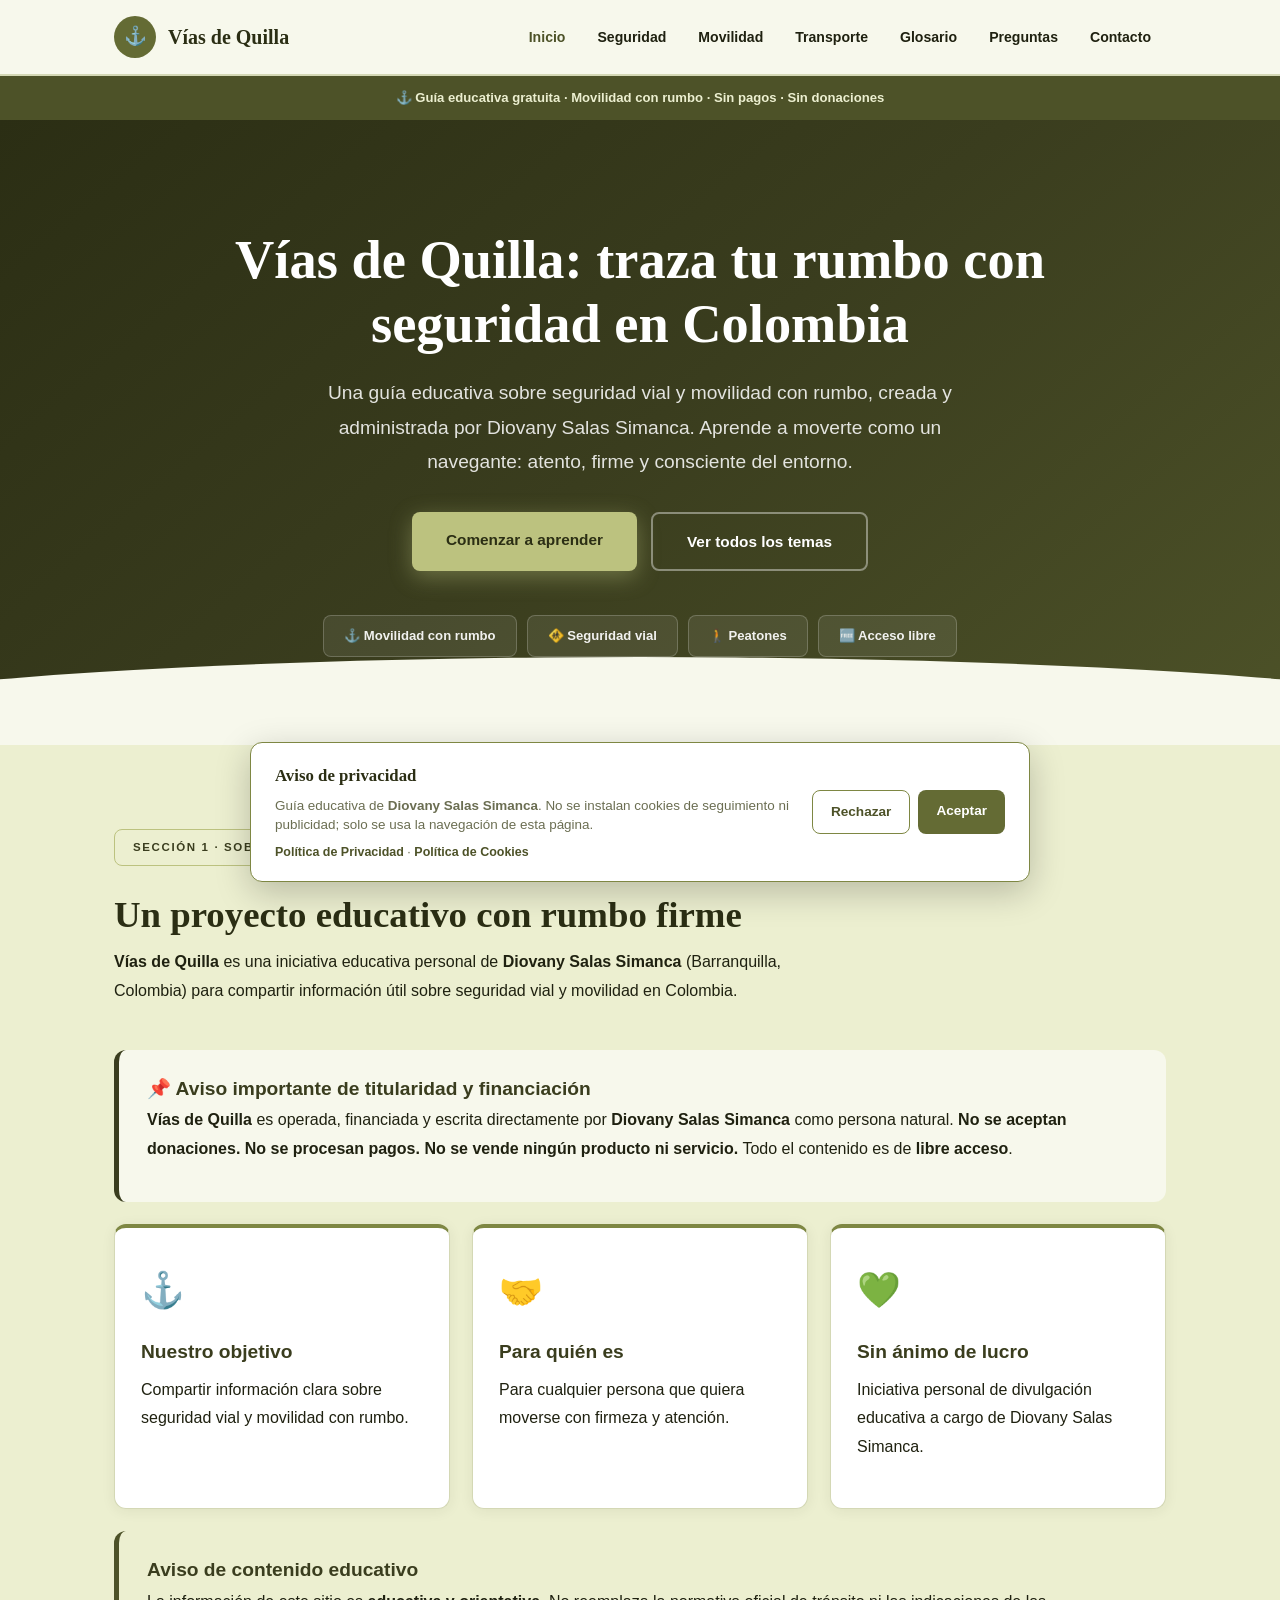
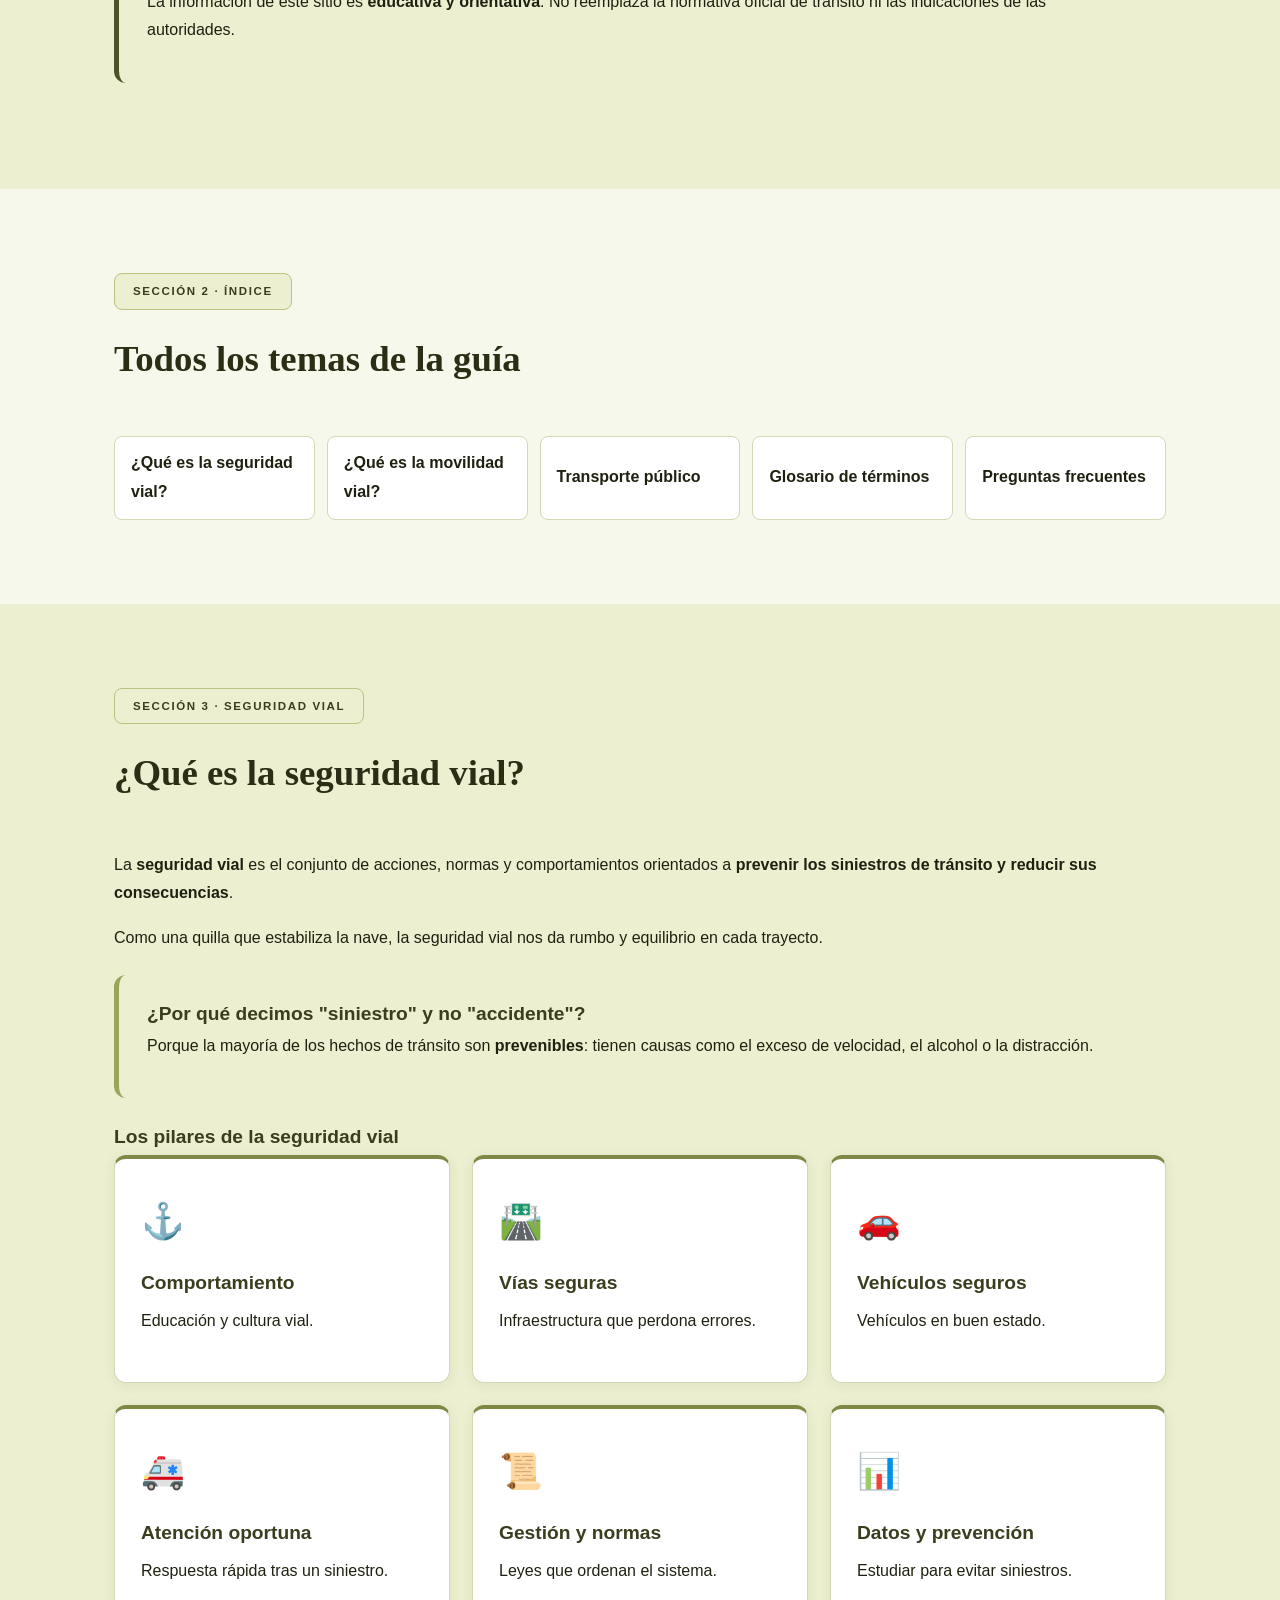
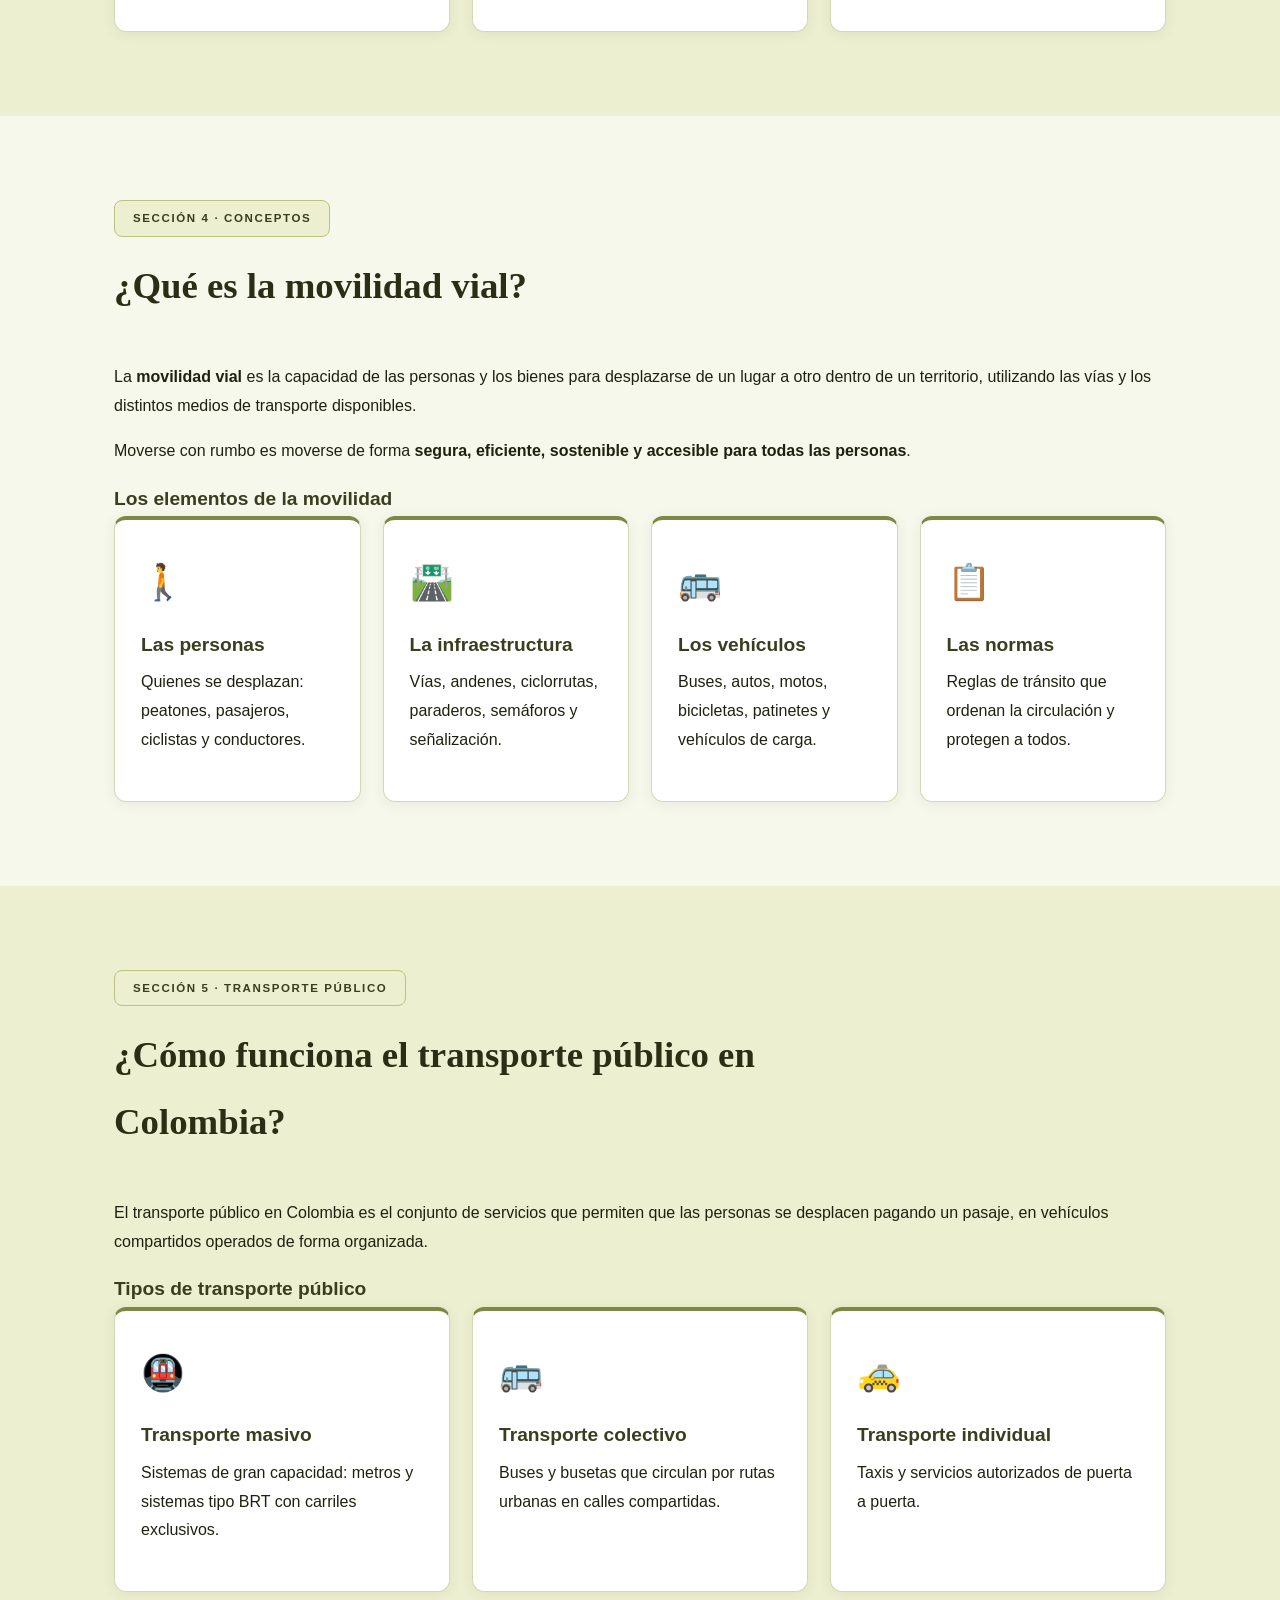
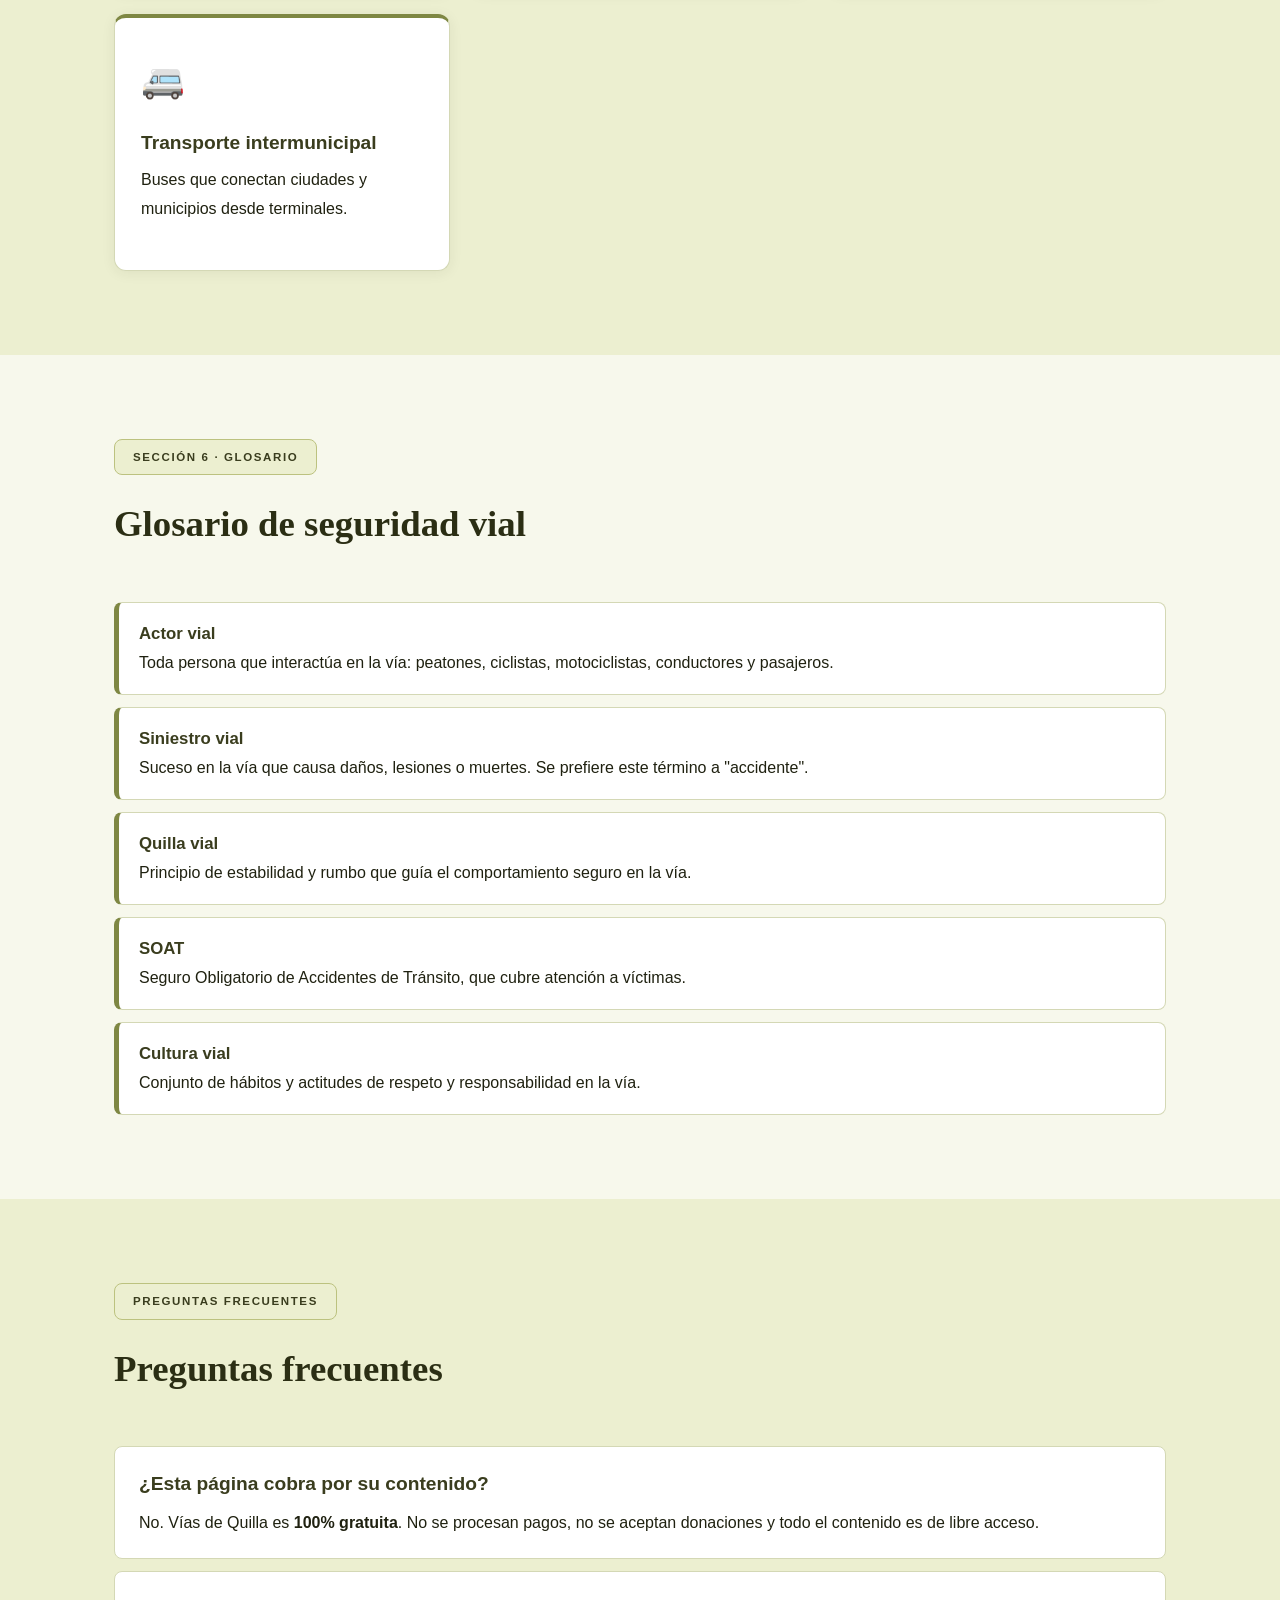
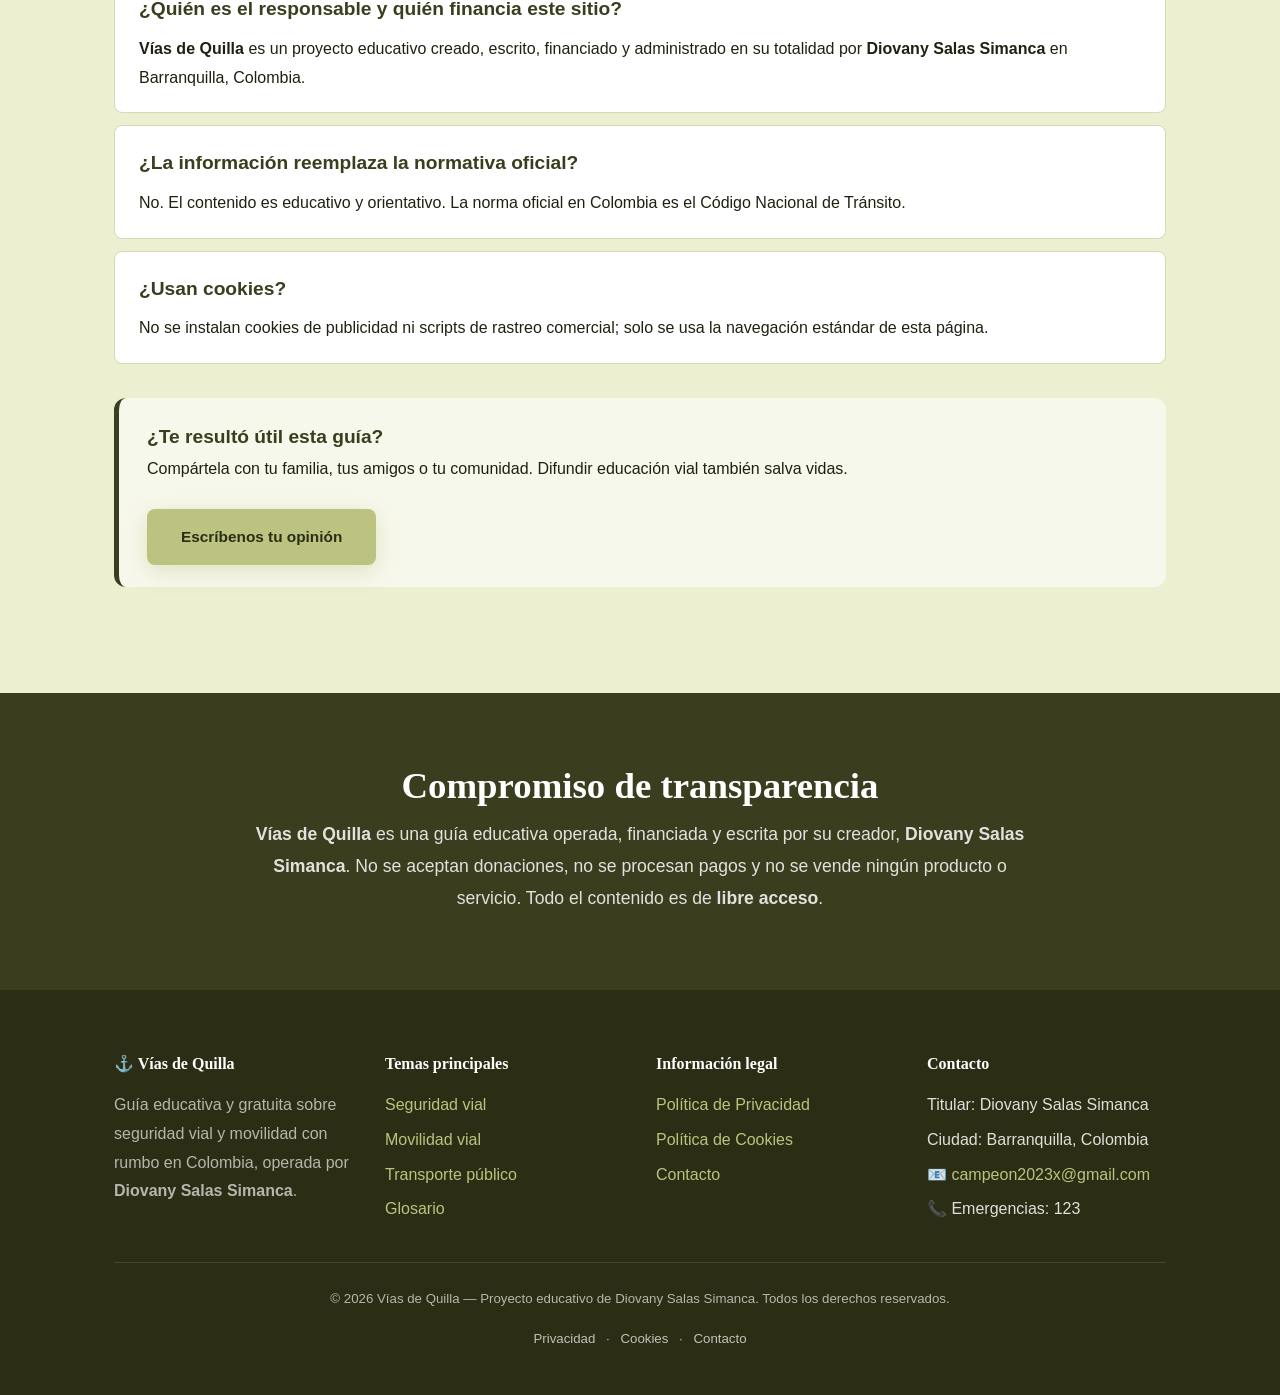
<file: index.html>
<!DOCTYPE html>
<html lang="es">
<head>
<meta charset="UTF-8">
<meta name="viewport" content="width=device-width, initial-scale=1.0">
<title>Vías de Quilla | Seguridad vial y movilidad con rumbo</title>
<meta name="description" content="Vías de Quilla es una guía educativa sobre seguridad vial y movilidad con rumbo en Colombia, creada y administrada por Diovany Salas Simanca. Contenido libre y gratuito.">
<meta name="author" content="Diovany Salas Simanca">
<meta name="robots" content="index, follow">
<meta name="theme-color" content="#3a3d1e">
<link rel="icon" href="img/favicon.ico" type="image/x-icon">
<style>
* { margin:0; padding:0; box-sizing:border-box; }
:root{
  --oliva-900:#2b2e14;
  --oliva-800:#3a3d1e;
  --oliva-700:#4d5228;
  --oliva-600:#646b34;
  --oliva-500:#7e8743;
  --oliva-400:#9aa55a;
  --bronce-300:#bcc27f;
  --bronce-200:#d8dba9;
  --bronce-100:#ecefd0;
  --arena-50:#f7f8ec;
  --blanco:#ffffff;
  --texto:#1f2110;
  --texto-suave:#6b6e52;
  --borde:#d4d8b5;
  --sombra:0 2px 14px rgba(43,46,20,0.07);
  --sombra-hover:0 10px 30px rgba(43,46,20,0.14);
  --radio:12px;
  --radio-sm:8px;
  --max:1100px;
  --trans:0.3s ease;
  --fuente:'Palatino Linotype', 'Book Antiqua', Georgia, serif;
  --fuente-sans:'Segoe UI', -apple-system, BlinkMacSystemFont, Roboto, sans-serif;
}
html, body{ scroll-behavior:smooth; }
body{ font-family:var(--fuente-sans); color:var(--texto); background:var(--arena-50);
  line-height:1.8; font-size:16px; -webkit-font-smoothing:antialiased; }
.contenedor{ width:100%; max-width:var(--max); margin:0 auto; padding:0 24px; }

/* ===== AVISO DE COOKIES NO BLOQUEANTE ===== */
#aceptar, #rechazar{ position:absolute; top:-9999px; }
.cookie-banner{
  position:fixed; bottom:18px; left:18px; right:18px;
  display:flex; justify-content:center;
  z-index:9999; pointer-events:none;
}
.cookie-modal{
  pointer-events:auto;
  background:var(--blanco);
  max-width:780px; width:100%;
  padding:18px 24px;
  border-radius:var(--radio);
  box-shadow:0 10px 35px rgba(0,0,0,0.22);
  border:1px solid var(--oliva-500);
  display:flex; align-items:center; justify-content:space-between;
  gap:18px; flex-wrap:wrap;
}
.cookie-texto{ flex:1; min-width:240px; text-align:left; }
.cookie-modal h2{
  font-family:var(--fuente); font-size:1.05rem; margin-bottom:4px;
  color:var(--oliva-900); font-weight:700;
}
.cookie-modal p{
  font-size:0.84rem; color:var(--texto-suave); margin:0; line-height:1.45;
}
.cookie-acciones{ display:flex; gap:8px; flex-wrap:wrap; }
.cookie-acciones .boton-cookie{
  display:inline-block; padding:9px 18px; border-radius:var(--radio-sm);
  font-weight:700; font-size:0.85rem; text-decoration:none;
  transition:all var(--trans); text-align:center;
  font-family:var(--fuente-sans);
}
.boton-cookie.aceptar{ background:var(--oliva-600); color:#fff; }
.boton-cookie.aceptar:hover{ background:var(--oliva-500); }
.boton-cookie.rechazar{
  background:transparent; color:var(--oliva-700);
  border:1.5px solid var(--oliva-500);
}
.boton-cookie.rechazar:hover{ background:var(--oliva-600); color:#fff; }
.cookie-enlaces{ margin-top:6px; font-size:0.78rem; color:var(--texto-suave); }
.cookie-enlaces a{ color:var(--oliva-700); font-weight:600; text-decoration:none; }
.cookie-enlaces a:hover{ text-decoration:underline; }

#aceptar:target ~ .cookie-banner,
#rechazar:target ~ .cookie-banner{ display:none; }

.contenido-principal{ display:block; }

/* ===== CABECERA ===== */
.cabecera{
  position:sticky; top:0;
  background:rgba(247,248,236,0.97);
  backdrop-filter:blur(10px);
  border-bottom:2px solid var(--borde);
  z-index:1000;
}
.barra-nav{
  display:flex; align-items:center; justify-content:space-between;
  padding:16px 24px; max-width:var(--max); margin:0 auto;
}
.logo{
  display:flex; align-items:center; gap:12px;
  font-family:var(--fuente); font-weight:700; font-size:1.25rem;
  color:var(--oliva-900); text-decoration:none;
}
.logo-icono{
  width:42px; height:42px;
  background:var(--oliva-600);
  color:#fff; border-radius:50%;
  display:grid; place-items:center; font-size:1.15rem;
}
.menu{ display:flex; gap:2px; list-style:none; align-items:center; }
.menu a{
  color:var(--texto); padding:8px 15px; border-radius:var(--radio-sm);
  font-size:0.88rem; font-weight:600;
  transition:all var(--trans); text-decoration:none;
}
.menu a:hover{ background:var(--bronce-100); color:var(--oliva-800); }
.menu a.activo{ color:var(--oliva-700); }

/* ===== FRANJA ===== */
.franja-valores{
  background:var(--oliva-700);
  color:var(--bronce-100); padding:10px 0;
  text-align:center; font-weight:700; font-size:0.82rem;
}

/* ===== HERO ===== */
.hero{
  background:linear-gradient(140deg, #2b2e14 0%, #3a3d1e 50%, #4d5228 100%);
  color:#fff; padding:108px 0 88px;
  text-align:center; position:relative; overflow:hidden;
}
.hero::after{
  content:''; position:absolute; bottom:-2px; left:0; right:0;
  height:90px; background:var(--arena-50);
  clip-path:ellipse(76% 100% at 50% 100%);
}
.hero .contenedor{ position:relative; z-index:2; }
.hero h1{
  color:#fff; margin-bottom:20px; font-family:var(--fuente);
  font-size:clamp(2.1rem,5vw,3.4rem); line-height:1.18; font-weight:700;
}
.hero p.subtitulo{
  font-size:clamp(1rem,2vw,1.2rem); max-width:680px;
  margin:0 auto 32px; color:rgba(255,255,255,0.86);
}
.hero-botones{ display:flex; gap:14px; justify-content:center; flex-wrap:wrap; }
.boton{
  display:inline-block; padding:14px 34px; border-radius:var(--radio-sm);
  font-weight:700; font-size:0.96rem; border:none; cursor:pointer;
  transition:all var(--trans); text-decoration:none;
  font-family:var(--fuente-sans);
}
.boton:hover{ transform:translateY(-3px); text-decoration:none; }
.boton.primario{
  background:var(--bronce-300); color:var(--oliva-900);
  box-shadow:0 6px 22px rgba(188,194,127,0.4);
}
.boton.primario:hover{
  background:var(--bronce-200);
  box-shadow:0 10px 34px rgba(188,194,127,0.5);
}
.boton.secundario{
  background:transparent; color:#fff;
  border:2px solid rgba(255,255,255,0.4);
}
.boton.secundario:hover{
  background:rgba(255,255,255,0.12); border-color:#fff;
}
.hero-insignias{
  display:flex; gap:10px; justify-content:center;
  flex-wrap:wrap; margin-top:44px;
}
.insignia{
  background:rgba(255,255,255,0.08);
  border:1px solid rgba(255,255,255,0.2);
  padding:8px 20px; border-radius:var(--radio-sm);
  font-size:0.82rem; font-weight:600;
  color:rgba(255,255,255,0.92);
}

/* ===== SECCIONES ===== */
.seccion{ padding:84px 0; }
.seccion:nth-child(even){ background:var(--bronce-100); }
.seccion-encabezado{ max-width:740px; margin-bottom:44px; }
.etiqueta-seccion{
  display:inline-block; background:var(--bronce-100);
  color:var(--oliva-800); font-weight:700;
  font-size:0.72rem; letter-spacing:0.14em;
  text-transform:uppercase; padding:7px 18px;
  border-radius:var(--radio-sm); margin-bottom:16px;
  border:1px solid var(--bronce-300);
}
h1{ font-family:var(--fuente); font-size:clamp(2rem,5vw,3.3rem); font-weight:700; }
h2{ font-family:var(--fuente); font-size:clamp(1.6rem,3vw,2.3rem); font-weight:700; color:var(--oliva-900); }
h3{ font-size:1.2rem; font-weight:700; color:var(--oliva-800); }
p{ margin:0 0 1rem; color:var(--texto); }

/* ===== TARJETAS ===== */
.rejilla{ display:grid; gap:22px; }
.rejilla-2{ grid-template-columns:repeat(auto-fit,minmax(290px,1fr)); }
.rejilla-3{ grid-template-columns:repeat(auto-fit,minmax(250px,1fr)); }
.rejilla-4{ grid-template-columns:repeat(auto-fit,minmax(210px,1fr)); }
.tarjeta{
  background:var(--blanco); border:1px solid var(--borde);
  border-radius:var(--radio); padding:30px 26px;
  box-shadow:var(--sombra); transition:all var(--trans);
  border-top:4px solid var(--oliva-500);
}
.tarjeta:hover{
  transform:translateY(-6px); box-shadow:var(--sombra-hover);
  border-color:var(--oliva-400);
}
.tarjeta .icono{ font-size:2.2rem; margin-bottom:14px; display:block; }
.tarjeta h3{ margin-bottom:6px; }

/* ===== AVISOS ===== */
.aviso{
  border-radius:var(--radio); padding:22px 28px;
  border-left:5px solid var(--oliva-500);
  background:var(--arena-50); margin:22px 0;
}
.aviso.info{ border-left-color:var(--oliva-700); background:var(--bronce-100); }
.aviso.exito{ border-left-color:var(--oliva-800); background:var(--arena-50); }
.aviso.peligro{ border-left-color:var(--oliva-400); background:var(--bronce-100); }

/* ===== PIE ===== */
.pie{ background:var(--oliva-900); color:rgba(255,255,255,0.85); padding:60px 0 28px; }
.pie a{ color:var(--bronce-300); transition:opacity var(--trans); text-decoration:none; }
.pie a:hover{ color:#fff; }
.pie-rejilla{
  display:grid; grid-template-columns:repeat(auto-fit,minmax(190px,1fr));
  gap:32px; margin-bottom:32px;
}
.pie h4{ color:#fff; margin-bottom:12px; font-family:var(--fuente); }
.pie p{ color:rgba(255,255,255,0.65); }
.pie ul{ list-style:none; padding:0; }
.pie ul li{ margin-bottom:6px; }
.pie-legal{
  border-top:1px solid rgba(255,255,255,0.12);
  padding-top:24px; font-size:0.83rem;
  text-align:center; color:rgba(255,255,255,0.45);
}
.pie-legal a{ color:rgba(255,255,255,0.7); margin:0 7px; }
.pie-legal a:hover{ color:#fff; }

@media (max-width:860px){
  .menu{
    position:absolute; top:72px; left:0; right:0;
    flex-direction:column; align-items:stretch;
    background:var(--arena-50); border-bottom:2px solid var(--borde);
    padding:10px 18px; box-shadow:var(--sombra-hover);
  }
  .menu a{ padding:11px 14px; }
  .hero{ padding:80px 0 60px; }
  .seccion{ padding:56px 0; }
  .cookie-modal{ padding:16px 18px; }
}
@media (max-width:480px){
  .rejilla-2,.rejilla-3,.rejilla-4{ grid-template-columns:1fr; }
  .hero-insignias{ gap:7px; }
  .insignia{ font-size:0.72rem; padding:6px 14px; }
  .cookie-acciones{ flex-direction:column; width:100%; }
  .cookie-acciones .boton-cookie{ width:100%; min-width:unset; }
}
</style>
</head>
<body>

<span id="aceptar"></span>
<span id="rechazar"></span>

<div class="cookie-banner" role="region" aria-label="Aviso de privacidad y cookies">
  <div class="cookie-modal">
    <div class="cookie-texto">
      <h2 id="titulo-cookies">Aviso de privacidad</h2>
      <p>Guía educativa de <strong>Diovany Salas Simanca</strong>. No se instalan cookies de seguimiento ni publicidad; solo se usa la navegación de esta página.</p>
      <div class="cookie-enlaces">
        <a href="privacidad.html">Política de Privacidad</a> ·
        <a href="politicas-cookies.html">Política de Cookies</a>
      </div>
    </div>
    <div class="cookie-acciones">
      <a href="#rechazar" class="boton-cookie rechazar">Rechazar</a>
      <a href="#aceptar" class="boton-cookie aceptar">Aceptar</a>
    </div>
  </div>
</div>

<div class="contenido-principal">

  <header class="cabecera">
    <nav class="barra-nav" aria-label="Navegación principal">
      <a href="index.html" class="logo">
        <span class="logo-icono">⚓</span>
        <span>Vías de Quilla</span>
      </a>
      <ul class="menu">
        <li><a href="index.html" class="activo">Inicio</a></li>
        <li><a href="#seguridad">Seguridad</a></li>
        <li><a href="#movilidad">Movilidad</a></li>
        <li><a href="#transporte">Transporte</a></li>
        <li><a href="#glosario">Glosario</a></li>
        <li><a href="#faq">Preguntas</a></li>
        <li><a href="contacto.html">Contacto</a></li>
      </ul>
    </nav>
  </header>

  <div class="franja-valores">⚓ Guía educativa gratuita · Movilidad con rumbo · Sin pagos · Sin donaciones</div>

  <main>
    <section class="hero" id="inicio">
      <div class="contenedor">
        <h1>Vías de Quilla: traza tu rumbo con seguridad en Colombia</h1>
        <p class="subtitulo">Una guía educativa sobre seguridad vial y movilidad con rumbo, creada y administrada por Diovany Salas Simanca. Aprende a moverte como un navegante: atento, firme y consciente del entorno.</p>
        <div class="hero-botones">
          <a href="#seguridad" class="boton primario">Comenzar a aprender</a>
          <a href="#indice" class="boton secundario">Ver todos los temas</a>
        </div>
        <div class="hero-insignias">
          <span class="insignia">⚓ Movilidad con rumbo</span>
          <span class="insignia">🚸 Seguridad vial</span>
          <span class="insignia">🚶 Peatones</span>
          <span class="insignia">🆓 Acceso libre</span>
        </div>
      </div>
    </section>

    <section class="seccion" id="sobre">
      <div class="contenedor">
        <div class="seccion-encabezado">
          <span class="etiqueta-seccion">Sección 1 · Sobre esta guía</span>
          <h2>Un proyecto educativo con rumbo firme</h2>
          <p><strong>Vías de Quilla</strong> es una iniciativa educativa personal de <strong>Diovany Salas Simanca</strong> (Barranquilla, Colombia) para compartir información útil sobre seguridad vial y movilidad en Colombia.</p>
        </div>
        <div class="aviso exito">
          <h3>📌 Aviso importante de titularidad y financiación</h3>
          <p><strong>Vías de Quilla</strong> es operada, financiada y escrita directamente por <strong>Diovany Salas Simanca</strong> como persona natural. <strong>No se aceptan donaciones. No se procesan pagos. No se vende ningún producto ni servicio.</strong> Todo el contenido es de <strong>libre acceso</strong>.</p>
        </div>
        <div class="rejilla rejilla-3">
          <div class="tarjeta"><span class="icono">⚓</span><h3>Nuestro objetivo</h3><p>Compartir información clara sobre seguridad vial y movilidad con rumbo.</p></div>
          <div class="tarjeta"><span class="icono">🤝</span><h3>Para quién es</h3><p>Para cualquier persona que quiera moverse con firmeza y atención.</p></div>
          <div class="tarjeta"><span class="icono">💚</span><h3>Sin ánimo de lucro</h3><p>Iniciativa personal de divulgación educativa a cargo de Diovany Salas Simanca.</p></div>
        </div>
        <div class="aviso info">
          <h3>Aviso de contenido educativo</h3>
          <p>La información de este sitio es <strong>educativa y orientativa</strong>. No reemplaza la normativa oficial de tránsito ni las indicaciones de las autoridades.</p>
        </div>
      </div>
    </section>

    <section class="seccion" id="indice">
      <div class="contenedor">
        <div class="seccion-encabezado">
          <span class="etiqueta-seccion">Sección 2 · Índice</span>
          <h2>Todos los temas de la guía</h2>
        </div>
        <div style="display:grid; grid-template-columns:repeat(auto-fit,minmax(200px,1fr)); gap:12px;">
          <a href="#seguridad" style="display:flex; align-items:center; gap:12px; background:#fff; border:1px solid var(--borde); border-radius:var(--radio-sm); padding:12px 16px; font-weight:600; color:var(--texto); text-decoration:none;">¿Qué es la seguridad vial?</a>
          <a href="#movilidad" style="display:flex; align-items:center; gap:12px; background:#fff; border:1px solid var(--borde); border-radius:var(--radio-sm); padding:12px 16px; font-weight:600; color:var(--texto); text-decoration:none;">¿Qué es la movilidad vial?</a>
          <a href="#transporte" style="display:flex; align-items:center; gap:12px; background:#fff; border:1px solid var(--borde); border-radius:var(--radio-sm); padding:12px 16px; font-weight:600; color:var(--texto); text-decoration:none;">Transporte público</a>
          <a href="#glosario" style="display:flex; align-items:center; gap:12px; background:#fff; border:1px solid var(--borde); border-radius:var(--radio-sm); padding:12px 16px; font-weight:600; color:var(--texto); text-decoration:none;">Glosario de términos</a>
          <a href="#faq" style="display:flex; align-items:center; gap:12px; background:#fff; border:1px solid var(--borde); border-radius:var(--radio-sm); padding:12px 16px; font-weight:600; color:var(--texto); text-decoration:none;">Preguntas frecuentes</a>
        </div>
      </div>
    </section>

    <section class="seccion" id="seguridad">
      <div class="contenedor">
        <div class="seccion-encabezado">
          <span class="etiqueta-seccion">Sección 3 · Seguridad vial</span>
          <h2>¿Qué es la seguridad vial?</h2>
        </div>
        <p>La <strong>seguridad vial</strong> es el conjunto de acciones, normas y comportamientos orientados a <strong>prevenir los siniestros de tránsito y reducir sus consecuencias</strong>.</p>
        <p>Como una quilla que estabiliza la nave, la seguridad vial nos da rumbo y equilibrio en cada trayecto.</p>
        <div class="aviso peligro">
          <h3>¿Por qué decimos "siniestro" y no "accidente"?</h3>
          <p>Porque la mayoría de los hechos de tránsito son <strong>prevenibles</strong>: tienen causas como el exceso de velocidad, el alcohol o la distracción.</p>
        </div>
        <h3>Los pilares de la seguridad vial</h3>
        <div class="rejilla rejilla-3">
          <div class="tarjeta"><span class="icono">⚓</span><h3>Comportamiento</h3><p>Educación y cultura vial.</p></div>
          <div class="tarjeta"><span class="icono">🛣️</span><h3>Vías seguras</h3><p>Infraestructura que perdona errores.</p></div>
          <div class="tarjeta"><span class="icono">🚗</span><h3>Vehículos seguros</h3><p>Vehículos en buen estado.</p></div>
          <div class="tarjeta"><span class="icono">🚑</span><h3>Atención oportuna</h3><p>Respuesta rápida tras un siniestro.</p></div>
          <div class="tarjeta"><span class="icono">📜</span><h3>Gestión y normas</h3><p>Leyes que ordenan el sistema.</p></div>
          <div class="tarjeta"><span class="icono">📊</span><h3>Datos y prevención</h3><p>Estudiar para evitar siniestros.</p></div>
        </div>
      </div>
    </section>

    <section class="seccion" id="movilidad">
      <div class="contenedor">
        <div class="seccion-encabezado">
          <span class="etiqueta-seccion">Sección 4 · Conceptos</span>
          <h2>¿Qué es la movilidad vial?</h2>
        </div>
        <p>La <strong>movilidad vial</strong> es la capacidad de las personas y los bienes para desplazarse de un lugar a otro dentro de un territorio, utilizando las vías y los distintos medios de transporte disponibles.</p>
        <p>Moverse con rumbo es moverse de forma <strong>segura, eficiente, sostenible y accesible para todas las personas</strong>.</p>
        <h3>Los elementos de la movilidad</h3>
        <div class="rejilla rejilla-4">
          <div class="tarjeta"><span class="icono">🚶</span><h3>Las personas</h3><p>Quienes se desplazan: peatones, pasajeros, ciclistas y conductores.</p></div>
          <div class="tarjeta"><span class="icono">🛣️</span><h3>La infraestructura</h3><p>Vías, andenes, ciclorrutas, paraderos, semáforos y señalización.</p></div>
          <div class="tarjeta"><span class="icono">🚌</span><h3>Los vehículos</h3><p>Buses, autos, motos, bicicletas, patinetes y vehículos de carga.</p></div>
          <div class="tarjeta"><span class="icono">📋</span><h3>Las normas</h3><p>Reglas de tránsito que ordenan la circulación y protegen a todos.</p></div>
        </div>
      </div>
    </section>

    <section class="seccion" id="transporte">
      <div class="contenedor">
        <div class="seccion-encabezado">
          <span class="etiqueta-seccion">Sección 5 · Transporte público</span>
          <h2>¿Cómo funciona el transporte público en Colombia?</h2>
        </div>
        <p>El transporte público en Colombia es el conjunto de servicios que permiten que las personas se desplacen pagando un pasaje, en vehículos compartidos operados de forma organizada.</p>
        <h3>Tipos de transporte público</h3>
        <div class="rejilla rejilla-2">
          <div class="tarjeta"><span class="icono">🚇</span><h3>Transporte masivo</h3><p>Sistemas de gran capacidad: metros y sistemas tipo BRT con carriles exclusivos.</p></div>
          <div class="tarjeta"><span class="icono">🚌</span><h3>Transporte colectivo</h3><p>Buses y busetas que circulan por rutas urbanas en calles compartidas.</p></div>
          <div class="tarjeta"><span class="icono">🚕</span><h3>Transporte individual</h3><p>Taxis y servicios autorizados de puerta a puerta.</p></div>
          <div class="tarjeta"><span class="icono">🚐</span><h3>Transporte intermunicipal</h3><p>Buses que conectan ciudades y municipios desde terminales.</p></div>
        </div>
      </div>
    </section>

    <section class="seccion" id="glosario">
      <div class="contenedor">
        <div class="seccion-encabezado">
          <span class="etiqueta-seccion">Sección 6 · Glosario</span>
          <h2>Glosario de seguridad vial</h2>
        </div>
        <div style="display:grid; gap:12px;">
          <div style="background:#fff; border:1px solid var(--borde); border-left:5px solid var(--oliva-500); border-radius:var(--radio-sm); padding:16px 20px;">
            <dt style="font-weight:800; color:var(--oliva-800); font-size:1.05rem;">Actor vial</dt>
            <dd style="margin:0; color:var(--texto);">Toda persona que interactúa en la vía: peatones, ciclistas, motociclistas, conductores y pasajeros.</dd>
          </div>
          <div style="background:#fff; border:1px solid var(--borde); border-left:5px solid var(--oliva-500); border-radius:var(--radio-sm); padding:16px 20px;">
            <dt style="font-weight:800; color:var(--oliva-800); font-size:1.05rem;">Siniestro vial</dt>
            <dd style="margin:0; color:var(--texto);">Suceso en la vía que causa daños, lesiones o muertes. Se prefiere este término a "accidente".</dd>
          </div>
          <div style="background:#fff; border:1px solid var(--borde); border-left:5px solid var(--oliva-500); border-radius:var(--radio-sm); padding:16px 20px;">
            <dt style="font-weight:800; color:var(--oliva-800); font-size:1.05rem;">Quilla vial</dt>
            <dd style="margin:0; color:var(--texto);">Principio de estabilidad y rumbo que guía el comportamiento seguro en la vía.</dd>
          </div>
          <div style="background:#fff; border:1px solid var(--borde); border-left:5px solid var(--oliva-500); border-radius:var(--radio-sm); padding:16px 20px;">
            <dt style="font-weight:800; color:var(--oliva-800); font-size:1.05rem;">SOAT</dt>
            <dd style="margin:0; color:var(--texto);">Seguro Obligatorio de Accidentes de Tránsito, que cubre atención a víctimas.</dd>
          </div>
          <div style="background:#fff; border:1px solid var(--borde); border-left:5px solid var(--oliva-500); border-radius:var(--radio-sm); padding:16px 20px;">
            <dt style="font-weight:800; color:var(--oliva-800); font-size:1.05rem;">Cultura vial</dt>
            <dd style="margin:0; color:var(--texto);">Conjunto de hábitos y actitudes de respeto y responsabilidad en la vía.</dd>
          </div>
        </div>
      </div>
    </section>

    <section class="seccion" id="faq">
      <div class="contenedor">
        <div class="seccion-encabezado">
          <span class="etiqueta-seccion">Preguntas frecuentes</span>
          <h2>Preguntas frecuentes</h2>
        </div>
        <div style="display:grid; gap:12px;">
          <div style="border:1px solid var(--borde); border-radius:var(--radio-sm); background:#fff; padding:20px 24px;">
            <h3 style="margin-bottom:8px;">¿Esta página cobra por su contenido?</h3>
            <p style="margin:0;">No. Vías de Quilla es <strong>100% gratuita</strong>. No se procesan pagos, no se aceptan donaciones y todo el contenido es de libre acceso.</p>
          </div>
          <div style="border:1px solid var(--borde); border-radius:var(--radio-sm); background:#fff; padding:20px 24px;">
            <h3 style="margin-bottom:8px;">¿Quién es el responsable y quién financia este sitio?</h3>
            <p style="margin:0;"><strong>Vías de Quilla</strong> es un proyecto educativo creado, escrito, financiado y administrado en su totalidad por <strong>Diovany Salas Simanca</strong> en Barranquilla, Colombia.</p>
          </div>
          <div style="border:1px solid var(--borde); border-radius:var(--radio-sm); background:#fff; padding:20px 24px;">
            <h3 style="margin-bottom:8px;">¿La información reemplaza la normativa oficial?</h3>
            <p style="margin:0;">No. El contenido es educativo y orientativo. La norma oficial en Colombia es el Código Nacional de Tránsito.</p>
          </div>
          <div style="border:1px solid var(--borde); border-radius:var(--radio-sm); background:#fff; padding:20px 24px;">
            <h3 style="margin-bottom:8px;">¿Usan cookies?</h3>
            <p style="margin:0;">No se instalan cookies de publicidad ni scripts de rastreo comercial; solo se usa la navegación estándar de esta página.</p>
          </div>
        </div>
        <div class="aviso exito" style="margin-top:34px;">
          <h3>¿Te resultó útil esta guía?</h3>
          <p>Compártela con tu familia, tus amigos o tu comunidad. Difundir educación vial también salva vidas.</p>
          <a href="contacto.html" class="boton primario" style="margin-top:10px; display:inline-block;">Escríbenos tu opinión</a>
        </div>
      </div>
    </section>

    <section style="background:var(--oliva-800); color:var(--bronce-100); padding:60px 0; text-align:center;">
      <div class="contenedor" style="max-width:820px; margin:0 auto;">
        <h2 style="color:#fff;">Compromiso de transparencia</h2>
        <p style="font-size:1.1rem; color:rgba(255,255,255,0.85);">
          <strong>Vías de Quilla</strong> es una guía educativa operada, financiada y escrita por su creador, <strong>Diovany Salas Simanca</strong>. No se aceptan donaciones, no se procesan pagos y no se vende ningún producto o servicio. Todo el contenido es de <strong>libre acceso</strong>.
        </p>
      </div>
    </section>
  </main>

  <footer class="pie">
    <div class="contenedor">
      <div class="pie-rejilla">
        <div>
          <h4>⚓ Vías de Quilla</h4>
          <p>Guía educativa y gratuita sobre seguridad vial y movilidad con rumbo en Colombia, operada por <strong>Diovany Salas Simanca</strong>.</p>
        </div>
        <div><h4>Temas principales</h4><ul><li><a href="#seguridad">Seguridad vial</a></li><li><a href="#movilidad">Movilidad vial</a></li><li><a href="#transporte">Transporte público</a></li><li><a href="#glosario">Glosario</a></li></ul></div>
        <div><h4>Información legal</h4><ul><li><a href="privacidad.html">Política de Privacidad</a></li><li><a href="politicas-cookies.html">Política de Cookies</a></li><li><a href="contacto.html">Contacto</a></li></ul></div>
        <div>
          <h4>Contacto</h4>
          <ul>
            <li>Titular: Diovany Salas Simanca</li>
            <li>Ciudad: Barranquilla, Colombia</li>
            <li>📧 <a href="mailto:campeon2023x@gmail.com">campeon2023x@gmail.com</a></li>
            <li>📞 Emergencias: 123</li>
          </ul>
        </div>
      </div>
      <div class="pie-legal">
        <p>© 2026 Vías de Quilla — Proyecto educativo de Diovany Salas Simanca. Todos los derechos reservados.</p>
        <p><a href="privacidad.html">Privacidad</a> · <a href="politicas-cookies.html">Cookies</a> · <a href="contacto.html">Contacto</a></p>
      </div>
    </div>
  </footer>

</div>

</body>
</html>
</file>
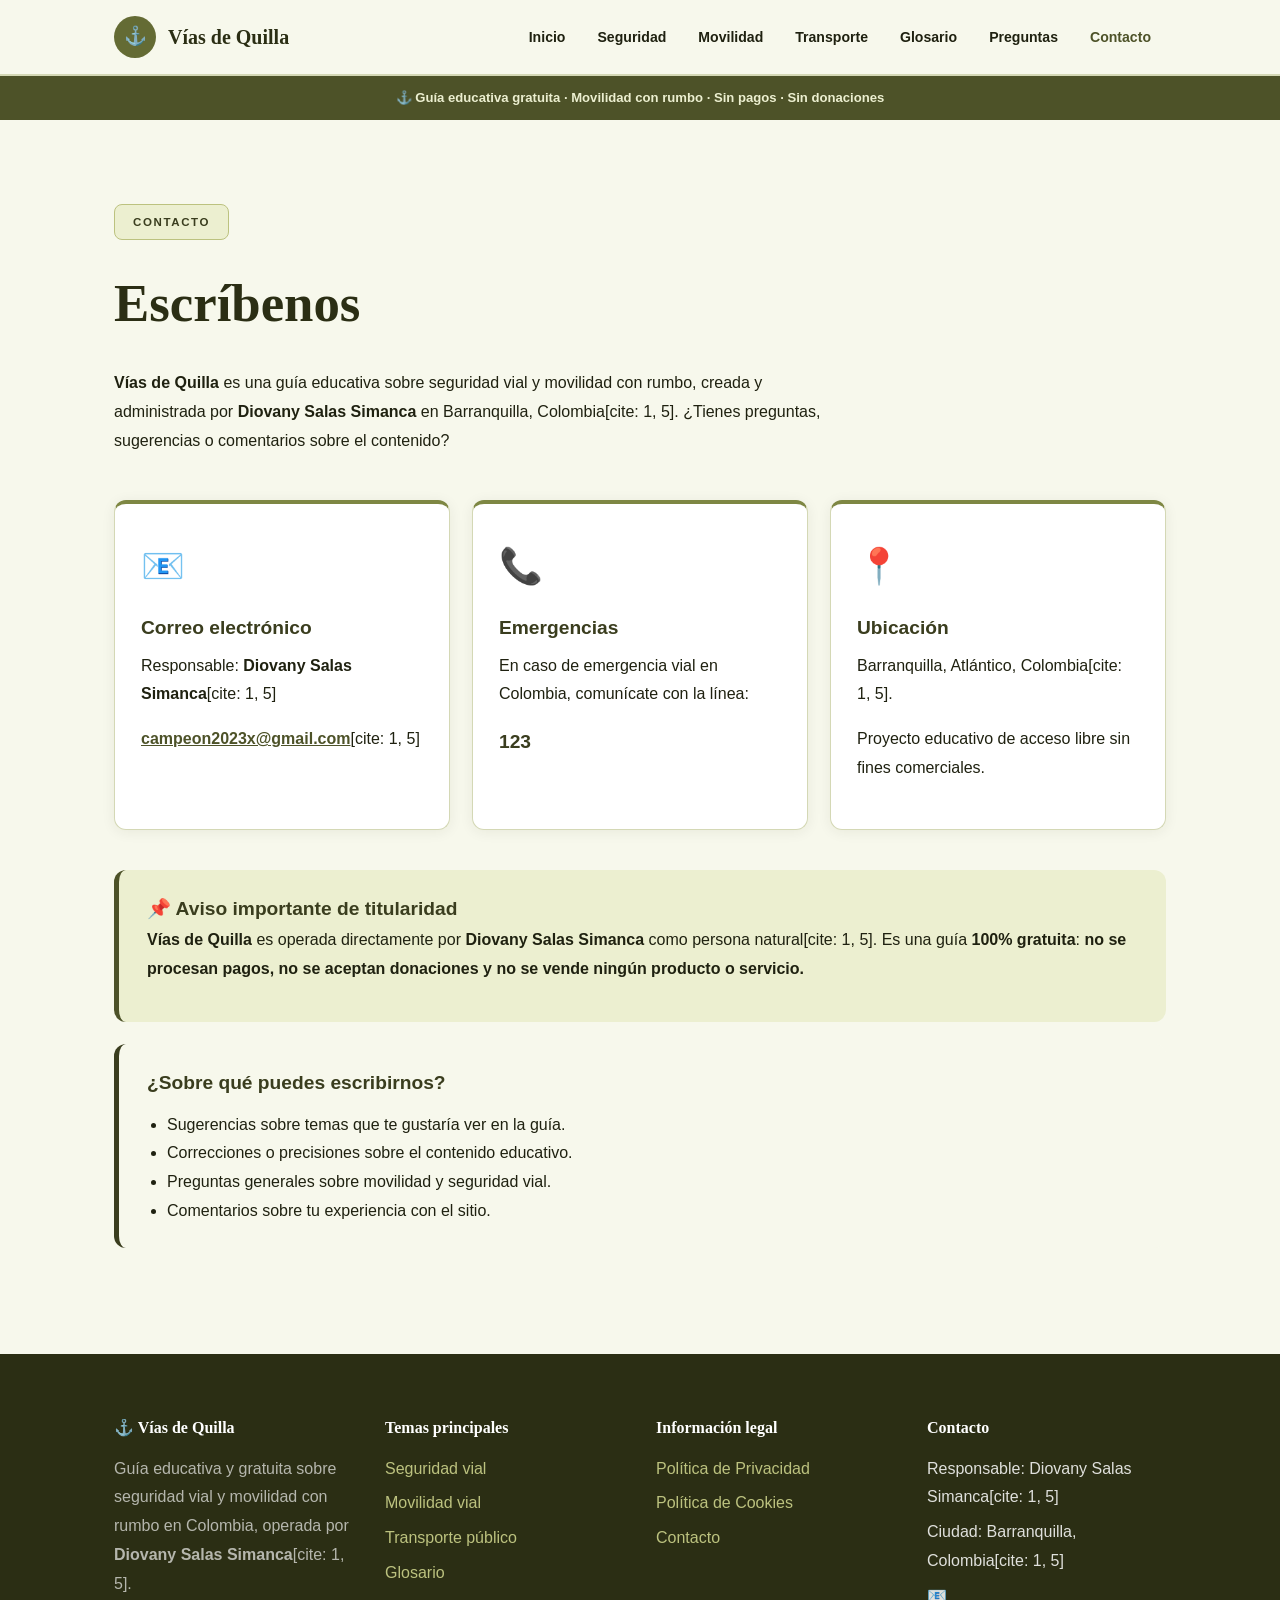
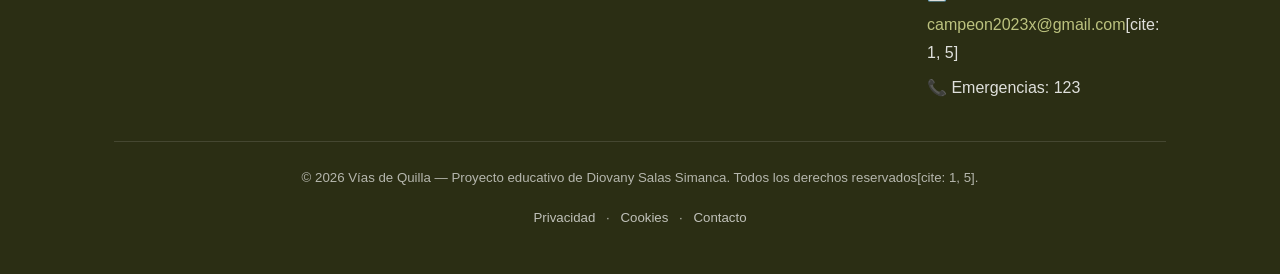
<file: contacto.html>
<!DOCTYPE html>
<html lang="es">
<head>
<meta charset="UTF-8">
<meta name="viewport" content="width=device-width, initial-scale=1.0">
<title>Contacto | Vías de Quilla</title>
<meta name="description" content="Ponte en contacto con Vías de Quilla, guía educativa sobre seguridad vial y movilidad con rumbo administrada por Diovany Salas Simanca.">
<meta name="author" content="Diovany Salas Simanca">
<meta name="robots" content="index, follow">
<meta name="theme-color" content="#3a3d1e">
<link rel="icon" href="img/favicon.ico" type="image/x-icon">
<style>
* { margin:0; padding:0; box-sizing:border-box; }
:root{
  --oliva-900:#2b2e14; --oliva-800:#3a3d1e; --oliva-700:#4d5228;
  --oliva-600:#646b34; --oliva-500:#7e8743; --oliva-400:#9aa55a;
  --bronce-300:#bcc27f; --bronce-200:#d8dba9; --bronce-100:#ecefd0;
  --arena-50:#f7f8ec; --blanco:#ffffff; --texto:#1f2110;
  --texto-suave:#6b6e52; --borde:#d4d8b5;
  --sombra:0 2px 14px rgba(43,46,20,0.07);
  --sombra-hover:0 10px 30px rgba(43,46,20,0.14);
  --radio:12px; --radio-sm:8px; --max:1100px; --trans:0.3s ease;
  --fuente:'Palatino Linotype', 'Book Antiqua', Georgia, serif;
  --fuente-sans:'Segoe UI', -apple-system, BlinkMacSystemFont, Roboto, sans-serif;
}
body{ font-family:var(--fuente-sans); color:var(--texto); background:var(--arena-50);
  line-height:1.8; font-size:16px; -webkit-font-smoothing:antialiased; }
.contenedor{ width:100%; max-width:var(--max); margin:0 auto; padding:0 24px; }
.cabecera{ position:sticky; top:0; background:rgba(247,248,236,0.97);
  backdrop-filter:blur(10px); border-bottom:2px solid var(--borde); z-index:1000; }
.barra-nav{ display:flex; align-items:center; justify-content:space-between;
  padding:16px 24px; max-width:var(--max); margin:0 auto; }
.logo{ display:flex; align-items:center; gap:12px; font-family:var(--fuente);
  font-weight:700; font-size:1.25rem; color:var(--oliva-900); text-decoration:none; }
.logo-icono{ width:42px; height:42px; background:var(--oliva-600); color:#fff;
  border-radius:50%; display:grid; place-items:center; font-size:1.15rem; }
.menu{ display:flex; gap:2px; list-style:none; align-items:center; }
.menu a{ color:var(--texto); padding:8px 15px; border-radius:var(--radio-sm);
  font-size:0.88rem; font-weight:600; transition:all var(--trans); text-decoration:none; }
.menu a:hover{ background:var(--bronce-100); color:var(--oliva-800); }
.menu a.activo{ color:var(--oliva-700); }
.franja-valores{ background:var(--oliva-700); color:var(--bronce-100); padding:10px 0;
  text-align:center; font-weight:700; font-size:0.82rem; }
.seccion{ padding:84px 0; }
.seccion-encabezado{ max-width:740px; margin-bottom:44px; }
.etiqueta-seccion{ display:inline-block; background:var(--bronce-100); color:var(--oliva-800);
  font-weight:700; font-size:0.72rem; letter-spacing:0.14em; text-transform:uppercase;
  padding:7px 18px; border-radius:var(--radio-sm); margin-bottom:16px; border:1px solid var(--bronce-300); }
h1{ font-family:var(--fuente); font-size:clamp(2rem,5vw,3.3rem); font-weight:700; color:var(--oliva-900); margin-bottom:18px; }
h2{ font-family:var(--fuente); font-size:clamp(1.6rem,3vw,2.3rem); font-weight:700; color:var(--oliva-900); }
h3{ font-size:1.2rem; font-weight:700; color:var(--oliva-800); }
p{ margin:0 0 1rem; color:var(--texto); }
.tarjeta{ background:var(--blanco); border:1px solid var(--borde); border-radius:var(--radio);
  padding:30px 26px; box-shadow:var(--sombra); transition:all var(--trans); border-top:4px solid var(--oliva-500); }
.tarjeta:hover{ transform:translateY(-6px); box-shadow:var(--sombra-hover); border-color:var(--oliva-400); }
.tarjeta .icono{ font-size:2.2rem; margin-bottom:14px; display:block; }
.tarjeta h3{ margin-bottom:6px; }
.rejilla{ display:grid; gap:22px; }
.rejilla-3{ grid-template-columns:repeat(auto-fit,minmax(250px,1fr)); }
.aviso{ border-radius:var(--radio); padding:22px 28px; border-left:5px solid var(--oliva-500);
  background:var(--arena-50); margin:22px 0; }
.aviso.info{ border-left-color:var(--oliva-700); background:var(--bronce-100); }
.aviso.exito{ border-left-color:var(--oliva-800); background:var(--arena-50); }
.pie{ background:var(--oliva-900); color:rgba(255,255,255,0.85); padding:60px 0 28px; }
.pie a{ color:var(--bronce-300); transition:opacity var(--trans); text-decoration:none; }
.pie a:hover{ color:#fff; }
.pie-rejilla{ display:grid; grid-template-columns:repeat(auto-fit,minmax(190px,1fr));
  gap:32px; margin-bottom:32px; }
.pie h4{ color:#fff; margin-bottom:12px; font-family:var(--fuente); }
.pie p{ color:rgba(255,255,255,0.65); }
.pie ul{ list-style:none; padding:0; }
.pie ul li{ margin-bottom:6px; }
.pie-legal{ border-top:1px solid rgba(255,255,255,0.12); padding-top:24px;
  font-size:0.83rem; text-align:center; color:rgba(255,255,255,0.45); }
.pie-legal a{ color:rgba(255,255,255,0.7); margin:0 7px; }
.pie-legal a:hover{ color:#fff; }
@media (max-width:860px){
  .menu{ position:absolute; top:72px; left:0; right:0; flex-direction:column;
    align-items:stretch; background:var(--arena-50); border-bottom:2px solid var(--borde);
    padding:10px 18px; box-shadow:var(--sombra-hover); }
  .menu a{ padding:11px 14px; }
  .seccion{ padding:56px 0; }
}
@media (max-width:480px){
  .rejilla-3{ grid-template-columns:1fr; }
}
</style>
</head>
<body>
  <header class="cabecera">
    <nav class="barra-nav" aria-label="Navegación principal">
      <a href="index.html" class="logo">
        <span class="logo-icono">⚓</span>
        <span>Vías de Quilla</span>
      </a>
      <ul class="menu">
        <li><a href="index.html">Inicio</a></li>
        <li><a href="index.html#seguridad">Seguridad</a></li>
        <li><a href="index.html#movilidad">Movilidad</a></li>
        <li><a href="index.html#transporte">Transporte</a></li>
        <li><a href="index.html#glosario">Glosario</a></li>
        <li><a href="index.html#faq">Preguntas</a></li>
        <li><a href="contacto.html" class="activo">Contacto</a></li>
      </ul>
    </nav>
  </header>

  <div class="franja-valores">⚓ Guía educativa gratuita · Movilidad con rumbo · Sin pagos · Sin donaciones</div>

  <main>
    <section class="seccion">
      <div class="contenedor">
        <div class="seccion-encabezado">
          <span class="etiqueta-seccion">Contacto</span>
          <h1>Escríbenos</h1>
          <p><strong>Vías de Quilla</strong> es una guía educativa sobre seguridad vial y movilidad con rumbo, creada y administrada por <strong>Diovany Salas Simanca</strong> en Barranquilla, Colombia[cite: 1, 5]. ¿Tienes preguntas, sugerencias o comentarios sobre el contenido?</p>
        </div>

        <div class="rejilla rejilla-3">
          <div class="tarjeta">
            <span class="icono">📧</span>
            <h3>Correo electrónico</h3>
            <p>Responsable: <strong>Diovany Salas Simanca</strong>[cite: 1, 5]</p>
            <p><a href="mailto:campeon2023x@gmail.com" style="color:var(--oliva-700); font-weight:600;">campeon2023x@gmail.com</a>[cite: 1, 5]</p>
          </div>
          <div class="tarjeta">
            <span class="icono">📞</span>
            <h3>Emergencias</h3>
            <p>En caso de emergencia vial en Colombia, comunícate con la línea:</p>
            <p style="font-weight:700; color:var(--oliva-800); font-size:1.2rem;">123</p>
          </div>
          <div class="tarjeta">
            <span class="icono">📍</span>
            <h3>Ubicación</h3>
            <p>Barranquilla, Atlántico, Colombia[cite: 1, 5].</p>
            <p>Proyecto educativo de acceso libre sin fines comerciales.</p>
          </div>
        </div>

        <div class="aviso info" style="margin-top:40px;">
          <h3>📌 Aviso importante de titularidad</h3>
          <p><strong>Vías de Quilla</strong> es operada directamente por <strong>Diovany Salas Simanca</strong> como persona natural[cite: 1, 5]. Es una guía <strong>100% gratuita</strong>: <strong>no se procesan pagos, no se aceptan donaciones y no se vende ningún producto o servicio.</strong></p>
        </div>

        <div class="aviso exito" style="margin-top:20px;">
          <h3>¿Sobre qué puedes escribirnos?</h3>
          <ul style="margin:10px 0 0 20px; padding:0;">
            <li>Sugerencias sobre temas que te gustaría ver en la guía.</li>
            <li>Correcciones o precisiones sobre el contenido educativo.</li>
            <li>Preguntas generales sobre movilidad y seguridad vial.</li>
            <li>Comentarios sobre tu experiencia con el sitio.</li>
          </ul>
        </div>
      </div>
    </section>
  </main>

  <footer class="pie">
    <div class="contenedor">
      <div class="pie-rejilla">
        <div><h4>⚓ Vías de Quilla</h4><p>Guía educativa y gratuita sobre seguridad vial y movilidad con rumbo en Colombia, operada por <strong>Diovany Salas Simanca</strong>[cite: 1, 5].</p></div>
        <div><h4>Temas principales</h4><ul><li><a href="index.html#seguridad">Seguridad vial</a></li><li><a href="index.html#movilidad">Movilidad vial</a></li><li><a href="index.html#transporte">Transporte público</a></li><li><a href="index.html#glosario">Glosario</a></li></ul></div>
        <div><h4>Información legal</h4><ul><li><a href="privacidad.html">Política de Privacidad</a></li><li><a href="politicas-cookies.html">Política de Cookies</a></li><li><a href="contacto.html">Contacto</a></li></ul></div>
        <div>
          <h4>Contacto</h4>
          <ul>
            <li>Responsable: Diovany Salas Simanca[cite: 1, 5]</li>
            <li>Ciudad: Barranquilla, Colombia[cite: 1, 5]</li>
            <li>📧 <a href="mailto:campeon2023x@gmail.com">campeon2023x@gmail.com</a>[cite: 1, 5]</li>
            <li>📞 Emergencias: 123</li>
          </ul>
        </div>
      </div>
      <div class="pie-legal">
        <p>© 2026 Vías de Quilla — Proyecto educativo de Diovany Salas Simanca. Todos los derechos reservados[cite: 1, 5].</p>
        <p><a href="privacidad.html">Privacidad</a> · <a href="politicas-cookies.html">Cookies</a> · <a href="contacto.html">Contacto</a></p>
      </div>
    </div>
  </footer>
</body>
</html>
</file>
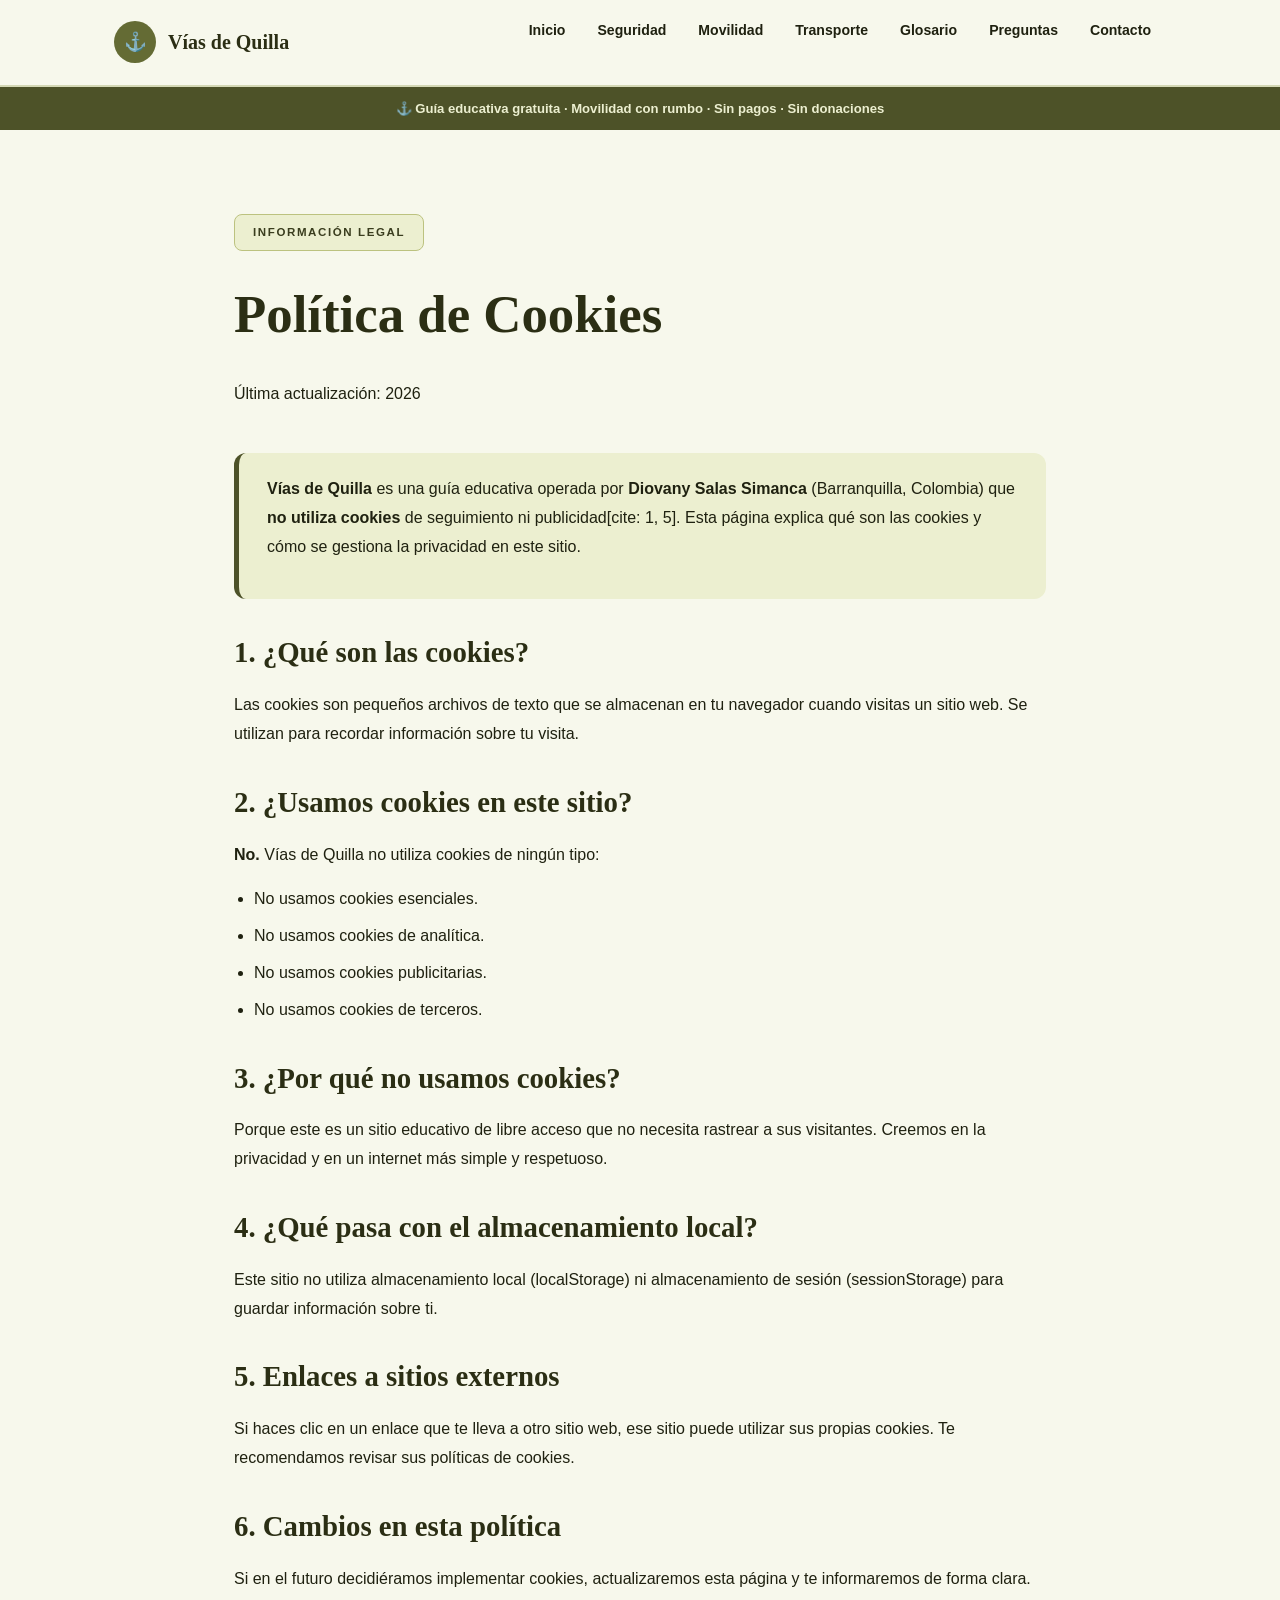
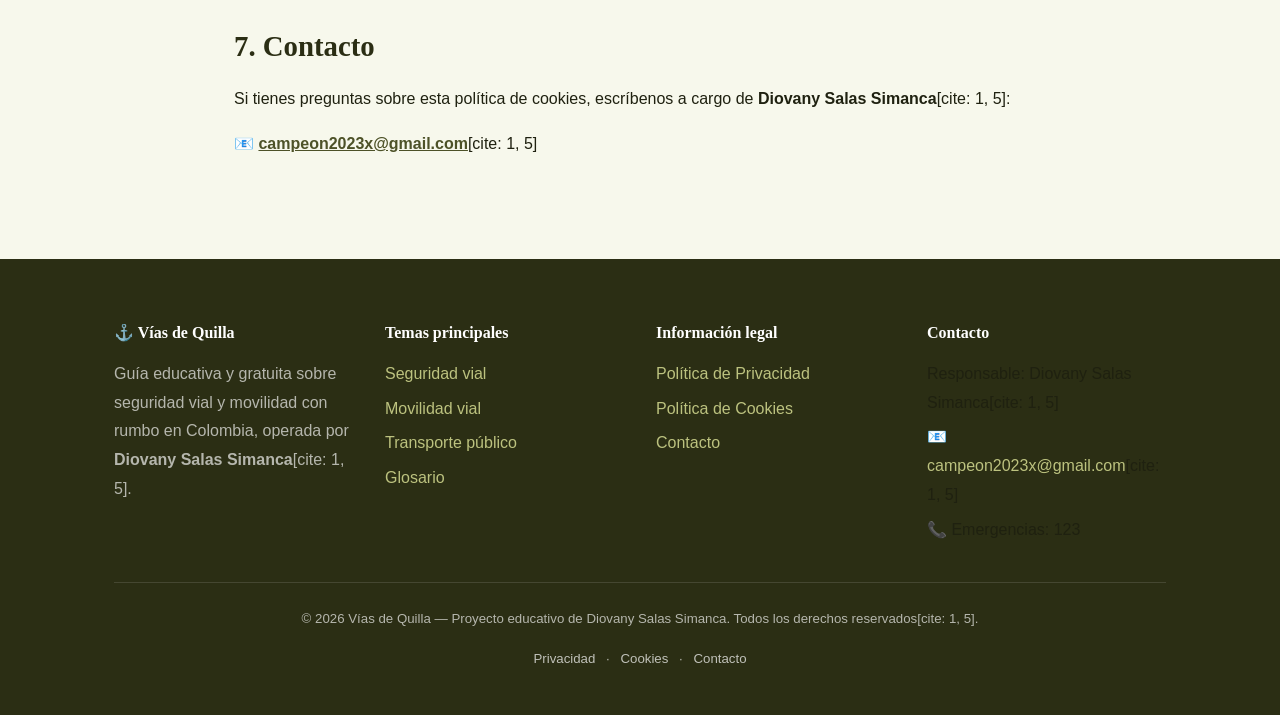
<file: politicas-cookies.html>
<!DOCTYPE html>
<html lang="es">
<head>
<meta charset="UTF-8">
<meta name="viewport" content="width=device-width, initial-scale=1.0">
<title>Política de Cookies | Vías de Quilla</title>
<meta name="description" content="Política de cookies de Vías de Quilla, administrada por Diovany Salas Simanca. Este sitio no utiliza cookies ni scripts de seguimiento.">
<meta name="author" content="Diovany Salas Simanca">
<meta name="robots" content="index, follow">
<meta name="theme-color" content="#3a3d1e">
<link rel="icon" href="img/favicon.ico" type="image/x-icon">
<style>
* { margin:0; padding:0; box-sizing:border-box; }
:root{
  --oliva-900:#2b2e14; --oliva-800:#3a3d1e; --oliva-700:#4d5228;
  --oliva-600:#646b34; --oliva-500:#7e8743; --oliva-400:#9aa55a;
  --bronce-300:#bcc27f; --bronce-200:#d8dba9; --bronce-100:#ecefd0;
  --arena-50:#f7f8ec; --blanco:#ffffff; --texto:#1f2110;
  --texto-suave:#6b6e52; --borde:#d4d8b5;
  --sombra:0 2px 14px rgba(43,46,20,0.07);
  --radio:12px; --radio-sm:8px; --max:1100px; --trans:0.3s ease;
  --fuente:'Palatino Linotype', 'Book Antiqua', Georgia, serif;
  --fuente-sans:'Segoe UI', -apple-system, BlinkMacSystemFont, Roboto, sans-serif;
}
body{ font-family:var(--fuente-sans); color:var(--texto); background:var(--arena-50);
  line-height:1.8; font-size:16px; -webkit-font-smoothing:antialiased; }
.contenedor{ width:100%; max-width:var(--max); margin:0 auto; padding:0 24px; }
.cabecera{ position:sticky; top:0; background:rgba(247,248,236,0.97);
  backdrop-filter:blur(10px); border-bottom:2px solid var(--borde); z-index:1000; }
.barra-nav{ display:flex; align-items:center; justify-content:space-between;
  padding:16px 24px; max-width:var(--max); margin:0 auto; }
.logo{ display:flex; align-items:center; gap:12px; font-family:var(--fuente);
  font-weight:700; font-size:1.25rem; color:var(--oliva-900); text-decoration:none; }
.logo-icono{ width:42px; height:42px; background:var(--oliva-600); color:#fff;
  border-radius:50%; display:grid; place-items:center; font-size:1.15rem; }
.menu{ display:flex; gap:2px; list-style:none; align-items:center; }
.menu a{ color:var(--texto); padding:8px 15px; border-radius:var(--radio-sm);
  font-size:0.88rem; font-weight:600; transition:all var(--trans); text-decoration:none; }
.menu a:hover{ background:var(--bronce-100); color:var(--oliva-800); }
.menu a.activo{ color:var(--oliva-700); }
.franja-valores{ background:var(--oliva-700); color:var(--bronce-100); padding:10px 0;
  text-align:center; font-weight:700; font-size:0.82rem; }
.seccion{ padding:84px 0; }
.seccion-encabezado{ max-width:740px; margin-bottom:44px; }
.etiqueta-seccion{ display:inline-block; background:var(--bronce-100); color:var(--oliva-800);
  font-weight:700; font-size:0.72rem; letter-spacing:0.14em; text-transform:uppercase;
  padding:7px 18px; border-radius:var(--radio-sm); margin-bottom:16px; border:1px solid var(--bronce-300); }
h1{ font-family:var(--fuente); font-size:clamp(2rem,5vw,3.3rem); font-weight:700; color:var(--oliva-900); margin-bottom:18px; }
h2{ font-family:var(--fuente); font-size:clamp(1.3rem,2.5vw,1.8rem); font-weight:700; color:var(--oliva-900); margin:28px 0 12px; }
h3{ font-size:1.1rem; font-weight:700; color:var(--oliva-800); margin:20px 0 8px; }
p{ margin:0 0 1rem; color:var(--texto); }
ul{ margin:0 0 1rem 20px; padding:0; }
li{ margin-bottom:8px; color:var(--texto); }
.aviso{ border-radius:var(--radio); padding:22px 28px; border-left:5px solid var(--oliva-500);
  background:var(--arena-50); margin:22px 0; }
.aviso.info{ border-left-color:var(--oliva-700); background:var(--bronce-100); }
.pie{ background:var(--oliva-900); color:rgba(255,255,255,0.85); padding:60px 0 28px; }
.pie a{ color:var(--bronce-300); transition:opacity var(--trans); text-decoration:none; }
.pie a:hover{ color:#fff; }
.pie-rejilla{ display:grid; grid-template-columns:repeat(auto-fit,minmax(190px,1fr));
  gap:32px; margin-bottom:32px; }
.pie h4{ color:#fff; margin-bottom:12px; font-family:var(--fuente); }
.pie p{ color:rgba(255,255,255,0.65); }
.pie ul{ list-style:none; padding:0; margin:0; }
.pie ul li{ margin-bottom:6px; }
.pie-legal{ border-top:1px solid rgba(255,255,255,0.12); padding-top:24px;
  font-size:0.83rem; text-align:center; color:rgba(255,255,255,0.45); }
.pie-legal a{ color:rgba(255,255,255,0.7); margin:0 7px; }
.pie-legal a:hover{ color:#fff; }
@media (max-width:860px){
  .menu{ position:absolute; top:72px; left:0; right:0; flex-direction:column;
    align-items:stretch; background:var(--arena-50); border-bottom:2px solid var(--borde);
    padding:10px 18px; box-shadow:0 10px 30px rgba(43,46,20,0.14); }
  .menu a{ padding:11px 14px; }
  .seccion{ padding:56px 0; }
}
</style>
</head>
<body>
  <header class="cabecera">
    <nav class="barra-nav" aria-label="Navegación principal">
      <a href="index.html" class="logo">
        <span class="logo-icono">⚓</span>
        <span>Vías de Quilla</span>
      </a>
      <ul class="menu">
        <li><a href="index.html">Inicio</a></li>
        <li><a href="index.html#seguridad">Seguridad</a></li>
        <li><a href="index.html#movilidad">Movilidad</a></li>
        <li><a href="index.html#transporte">Transporte</a></li>
        <li><a href="index.html#glosario">Glosario</a></li>
        <li><a href="index.html#faq">Preguntas</a></li>
        <li><a href="contacto.html">Contacto</a></li>
      </ul>
    </nav>
  </header>

  <div class="franja-valores">⚓ Guía educativa gratuita · Movilidad con rumbo · Sin pagos · Sin donaciones</div>

  <main>
    <section class="seccion">
      <div class="contenedor" style="max-width:860px;">
        <div class="seccion-encabezado">
          <span class="etiqueta-seccion">Información legal</span>
          <h1>Política de Cookies</h1>
          <p>Última actualización: 2026</p>
        </div>

        <div class="aviso info">
          <p><strong>Vías de Quilla</strong> es una guía educativa operada por <strong>Diovany Salas Simanca</strong> (Barranquilla, Colombia) que <strong>no utiliza cookies</strong> de seguimiento ni publicidad[cite: 1, 5]. Esta página explica qué son las cookies y cómo se gestiona la privacidad en este sitio.</p>
        </div>

        <h2>1. ¿Qué son las cookies?</h2>
        <p>Las cookies son pequeños archivos de texto que se almacenan en tu navegador cuando visitas un sitio web. Se utilizan para recordar información sobre tu visita.</p>

        <h2>2. ¿Usamos cookies en este sitio?</h2>
        <p><strong>No.</strong> Vías de Quilla no utiliza cookies de ningún tipo:</p>
        <ul>
          <li>No usamos cookies esenciales.</li>
          <li>No usamos cookies de analítica.</li>
          <li>No usamos cookies publicitarias.</li>
          <li>No usamos cookies de terceros.</li>
        </ul>

        <h2>3. ¿Por qué no usamos cookies?</h2>
        <p>Porque este es un sitio educativo de libre acceso que no necesita rastrear a sus visitantes. Creemos en la privacidad y en un internet más simple y respetuoso.</p>

        <h2>4. ¿Qué pasa con el almacenamiento local?</h2>
        <p>Este sitio no utiliza almacenamiento local (localStorage) ni almacenamiento de sesión (sessionStorage) para guardar información sobre ti.</p>

        <h2>5. Enlaces a sitios externos</h2>
        <p>Si haces clic en un enlace que te lleva a otro sitio web, ese sitio puede utilizar sus propias cookies. Te recomendamos revisar sus políticas de cookies.</p>

        <h2>6. Cambios en esta política</h2>
        <p>Si en el futuro decidiéramos implementar cookies, actualizaremos esta página y te informaremos de forma clara.</p>

        <h2>7. Contacto</h2>
        <p>Si tienes preguntas sobre esta política de cookies, escríbenos a cargo de <strong>Diovany Salas Simanca</strong>[cite: 1, 5]:</p>
        <p>📧 <a href="mailto:campeon2023x@gmail.com" style="color:var(--oliva-700); font-weight:600;">campeon2023x@gmail.com</a>[cite: 1, 5]</p>
      </div>
    </section>
  </main>

  <footer class="pie">
    <div class="contenedor">
      <div class="pie-rejilla">
        <div><h4>⚓ Vías de Quilla</h4><p>Guía educativa y gratuita sobre seguridad vial y movilidad con rumbo en Colombia, operada por <strong>Diovany Salas Simanca</strong>[cite: 1, 5].</p></div>
        <div><h4>Temas principales</h4><ul><li><a href="index.html#seguridad">Seguridad vial</a></li><li><a href="index.html#movilidad">Movilidad vial</a></li><li><a href="index.html#transporte">Transporte público</a></li><li><a href="index.html#glosario">Glosario</a></li></ul></div>
        <div><h4>Información legal</h4><ul><li><a href="privacidad.html">Política de Privacidad</a></li><li><a href="politicas-cookies.html">Política de Cookies</a></li><li><a href="contacto.html">Contacto</a></li></ul></div>
        <div>
          <h4>Contacto</h4>
          <ul>
            <li>Responsable: Diovany Salas Simanca[cite: 1, 5]</li>
            <li>📧 <a href="mailto:campeon2023x@gmail.com">campeon2023x@gmail.com</a>[cite: 1, 5]</li>
            <li>📞 Emergencias: 123</li>
          </ul>
        </div>
      </div>
      <div class="pie-legal">
        <p>© 2026 Vías de Quilla — Proyecto educativo de Diovany Salas Simanca. Todos los derechos reservados[cite: 1, 5].</p>
        <p><a href="privacidad.html">Privacidad</a> · <a href="politicas-cookies.html">Cookies</a> · <a href="contacto.html">Contacto</a></p>
      </div>
    </div>
  </footer>
</body>
</html>
</file>
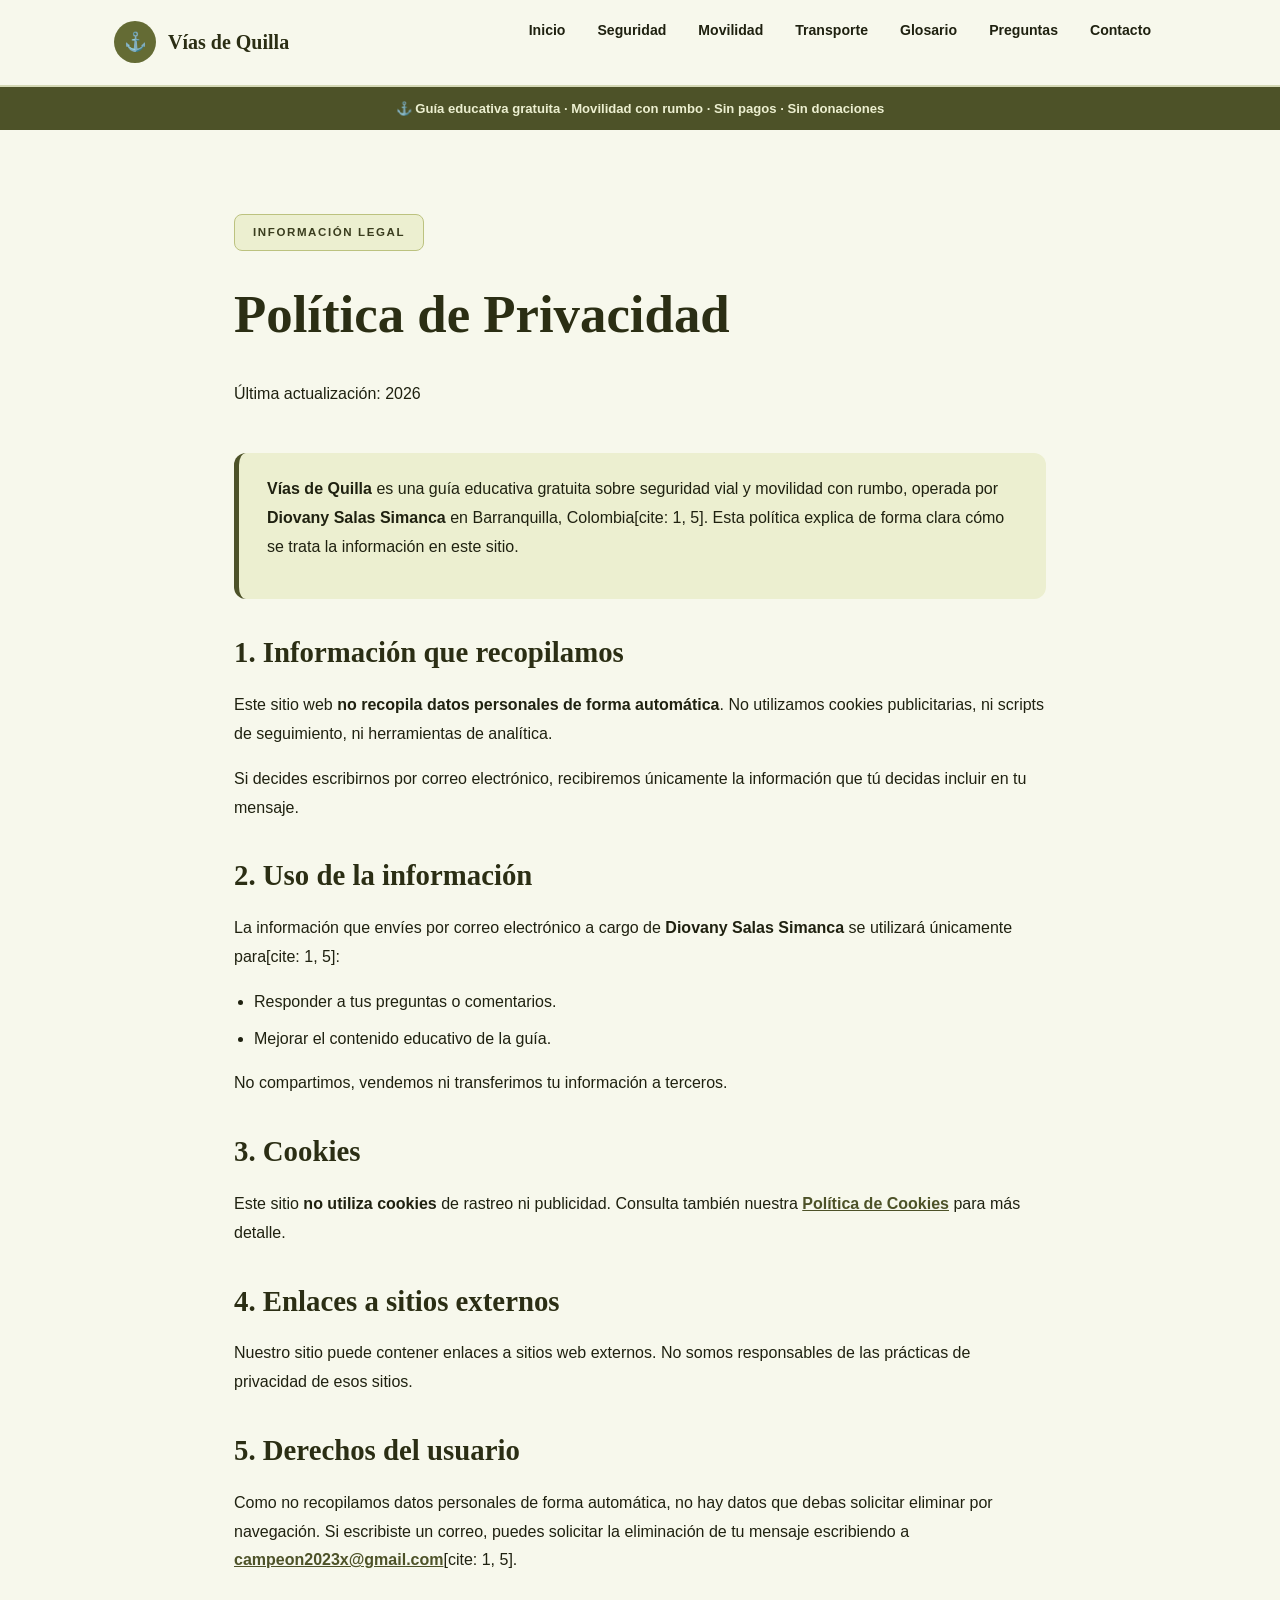
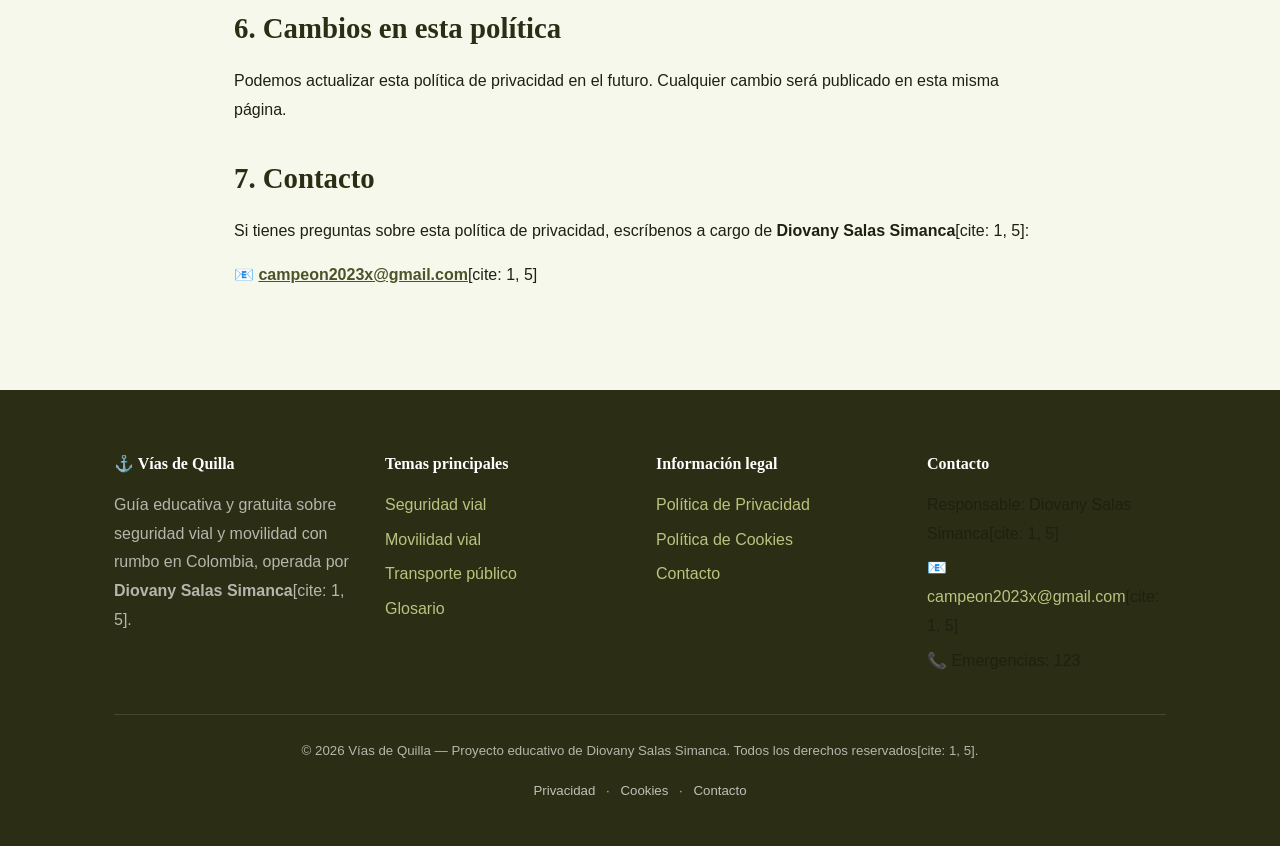
<file: privacidad.html>
<!DOCTYPE html>
<html lang="es">
<head>
<meta charset="UTF-8">
<meta name="viewport" content="width=device-width, initial-scale=1.0">
<title>Política de Privacidad | Vías de Quilla</title>
<meta name="description" content="Política de privacidad de Vías de Quilla, guía educativa sobre seguridad vial y movilidad con rumbo administrada por Diovany Salas Simanca.">
<meta name="author" content="Diovany Salas Simanca">
<meta name="robots" content="index, follow">
<meta name="theme-color" content="#3a3d1e">
<link rel="icon" href="img/favicon.ico" type="image/x-icon">
<style>
* { margin:0; padding:0; box-sizing:border-box; }
:root{
  --oliva-900:#2b2e14; --oliva-800:#3a3d1e; --oliva-700:#4d5228;
  --oliva-600:#646b34; --oliva-500:#7e8743; --oliva-400:#9aa55a;
  --bronce-300:#bcc27f; --bronce-200:#d8dba9; --bronce-100:#ecefd0;
  --arena-50:#f7f8ec; --blanco:#ffffff; --texto:#1f2110;
  --texto-suave:#6b6e52; --borde:#d4d8b5;
  --sombra:0 2px 14px rgba(43,46,20,0.07);
  --radio:12px; --radio-sm:8px; --max:1100px; --trans:0.3s ease;
  --fuente:'Palatino Linotype', 'Book Antiqua', Georgia, serif;
  --fuente-sans:'Segoe UI', -apple-system, BlinkMacSystemFont, Roboto, sans-serif;
}
body{ font-family:var(--fuente-sans); color:var(--texto); background:var(--arena-50);
  line-height:1.8; font-size:16px; -webkit-font-smoothing:antialiased; }
.contenedor{ width:100%; max-width:var(--max); margin:0 auto; padding:0 24px; }
.cabecera{ position:sticky; top:0; background:rgba(247,248,236,0.97);
  backdrop-filter:blur(10px); border-bottom:2px solid var(--borde); z-index:1000; }
.barra-nav{ display:flex; align-items:center; justify-content:space-between;
  padding:16px 24px; max-width:var(--max); margin:0 auto; }
.logo{ display:flex; align-items:center; gap:12px; font-family:var(--fuente);
  font-weight:700; font-size:1.25rem; color:var(--oliva-900); text-decoration:none; }
.logo-icono{ width:42px; height:42px; background:var(--oliva-600); color:#fff;
  border-radius:50%; display:grid; place-items:center; font-size:1.15rem; }
.menu{ display:flex; gap:2px; list-style:none; align-items:center; }
.menu a{ color:var(--texto); padding:8px 15px; border-radius:var(--radio-sm);
  font-size:0.88rem; font-weight:600; transition:all var(--trans); text-decoration:none; }
.menu a:hover{ background:var(--bronce-100); color:var(--oliva-800); }
.menu a.activo{ color:var(--oliva-700); }
.franja-valores{ background:var(--oliva-700); color:var(--bronce-100); padding:10px 0;
  text-align:center; font-weight:700; font-size:0.82rem; }
.seccion{ padding:84px 0; }
.seccion-encabezado{ max-width:740px; margin-bottom:44px; }
.etiqueta-seccion{ display:inline-block; background:var(--bronce-100); color:var(--oliva-800);
  font-weight:700; font-size:0.72rem; letter-spacing:0.14em; text-transform:uppercase;
  padding:7px 18px; border-radius:var(--radio-sm); margin-bottom:16px; border:1px solid var(--bronce-300); }
h1{ font-family:var(--fuente); font-size:clamp(2rem,5vw,3.3rem); font-weight:700; color:var(--oliva-900); margin-bottom:18px; }
h2{ font-family:var(--fuente); font-size:clamp(1.3rem,2.5vw,1.8rem); font-weight:700; color:var(--oliva-900); margin:28px 0 12px; }
h3{ font-size:1.1rem; font-weight:700; color:var(--oliva-800); margin:20px 0 8px; }
p{ margin:0 0 1rem; color:var(--texto); }
ul{ margin:0 0 1rem 20px; padding:0; }
li{ margin-bottom:8px; color:var(--texto); }
.aviso{ border-radius:var(--radio); padding:22px 28px; border-left:5px solid var(--oliva-500);
  background:var(--arena-50); margin:22px 0; }
.aviso.info{ border-left-color:var(--oliva-700); background:var(--bronce-100); }
.pie{ background:var(--oliva-900); color:rgba(255,255,255,0.85); padding:60px 0 28px; }
.pie a{ color:var(--bronce-300); transition:opacity var(--trans); text-decoration:none; }
.pie a:hover{ color:#fff; }
.pie-rejilla{ display:grid; grid-template-columns:repeat(auto-fit,minmax(190px,1fr));
  gap:32px; margin-bottom:32px; }
.pie h4{ color:#fff; margin-bottom:12px; font-family:var(--fuente); }
.pie p{ color:rgba(255,255,255,0.65); }
.pie ul{ list-style:none; padding:0; margin:0; }
.pie ul li{ margin-bottom:6px; }
.pie-legal{ border-top:1px solid rgba(255,255,255,0.12); padding-top:24px;
  font-size:0.83rem; text-align:center; color:rgba(255,255,255,0.45); }
.pie-legal a{ color:rgba(255,255,255,0.7); margin:0 7px; }
.pie-legal a:hover{ color:#fff; }
@media (max-width:860px){
  .menu{ position:absolute; top:72px; left:0; right:0; flex-direction:column;
    align-items:stretch; background:var(--arena-50); border-bottom:2px solid var(--borde);
    padding:10px 18px; box-shadow:0 10px 30px rgba(43,46,20,0.14); }
  .menu a{ padding:11px 14px; }
  .seccion{ padding:56px 0; }
}
</style>
</head>
<body>
  <header class="cabecera">
    <nav class="barra-nav" aria-label="Navegación principal">
      <a href="index.html" class="logo">
        <span class="logo-icono">⚓</span>
        <span>Vías de Quilla</span>
      </a>
      <ul class="menu">
        <li><a href="index.html">Inicio</a></li>
        <li><a href="index.html#seguridad">Seguridad</a></li>
        <li><a href="index.html#movilidad">Movilidad</a></li>
        <li><a href="index.html#transporte">Transporte</a></li>
        <li><a href="index.html#glosario">Glosario</a></li>
        <li><a href="index.html#faq">Preguntas</a></li>
        <li><a href="contacto.html">Contacto</a></li>
      </ul>
    </nav>
  </header>

  <div class="franja-valores">⚓ Guía educativa gratuita · Movilidad con rumbo · Sin pagos · Sin donaciones</div>

  <main>
    <section class="seccion">
      <div class="contenedor" style="max-width:860px;">
        <div class="seccion-encabezado">
          <span class="etiqueta-seccion">Información legal</span>
          <h1>Política de Privacidad</h1>
          <p>Última actualización: 2026</p>
        </div>

        <div class="aviso info">
          <p><strong>Vías de Quilla</strong> es una guía educativa gratuita sobre seguridad vial y movilidad con rumbo, operada por <strong>Diovany Salas Simanca</strong> en Barranquilla, Colombia[cite: 1, 5]. Esta política explica de forma clara cómo se trata la información en este sitio.</p>
        </div>

        <h2>1. Información que recopilamos</h2>
        <p>Este sitio web <strong>no recopila datos personales de forma automática</strong>. No utilizamos cookies publicitarias, ni scripts de seguimiento, ni herramientas de analítica.</p>
        <p>Si decides escribirnos por correo electrónico, recibiremos únicamente la información que tú decidas incluir en tu mensaje.</p>

        <h2>2. Uso de la información</h2>
        <p>La información que envíes por correo electrónico a cargo de <strong>Diovany Salas Simanca</strong> se utilizará únicamente para[cite: 1, 5]:</p>
        <ul>
          <li>Responder a tus preguntas o comentarios.</li>
          <li>Mejorar el contenido educativo de la guía.</li>
        </ul>
        <p>No compartimos, vendemos ni transferimos tu información a terceros.</p>

        <h2>3. Cookies</h2>
        <p>Este sitio <strong>no utiliza cookies</strong> de rastreo ni publicidad. Consulta también nuestra <a href="politicas-cookies.html" style="color:var(--oliva-700); font-weight:600;">Política de Cookies</a> para más detalle.</p>

        <h2>4. Enlaces a sitios externos</h2>
        <p>Nuestro sitio puede contener enlaces a sitios web externos. No somos responsables de las prácticas de privacidad de esos sitios.</p>

        <h2>5. Derechos del usuario</h2>
        <p>Como no recopilamos datos personales de forma automática, no hay datos que debas solicitar eliminar por navegación. Si escribiste un correo, puedes solicitar la eliminación de tu mensaje escribiendo a <a href="mailto:campeon2023x@gmail.com" style="color:var(--oliva-700); font-weight:600;">campeon2023x@gmail.com</a>[cite: 1, 5].</p>

        <h2>6. Cambios en esta política</h2>
        <p>Podemos actualizar esta política de privacidad en el futuro. Cualquier cambio será publicado en esta misma página.</p>

        <h2>7. Contacto</h2>
        <p>Si tienes preguntas sobre esta política de privacidad, escríbenos a cargo de <strong>Diovany Salas Simanca</strong>[cite: 1, 5]:</p>
        <p>📧 <a href="mailto:campeon2023x@gmail.com" style="color:var(--oliva-700); font-weight:600;">campeon2023x@gmail.com</a>[cite: 1, 5]</p>
      </div>
    </section>
  </main>

  <footer class="pie">
    <div class="contenedor">
      <div class="pie-rejilla">
        <div><h4>⚓ Vías de Quilla</h4><p>Guía educativa y gratuita sobre seguridad vial y movilidad con rumbo en Colombia, operada por <strong>Diovany Salas Simanca</strong>[cite: 1, 5].</p></div>
        <div><h4>Temas principales</h4><ul><li><a href="index.html#seguridad">Seguridad vial</a></li><li><a href="index.html#movilidad">Movilidad vial</a></li><li><a href="index.html#transporte">Transporte público</a></li><li><a href="index.html#glosario">Glosario</a></li></ul></div>
        <div><h4>Información legal</h4><ul><li><a href="privacidad.html">Política de Privacidad</a></li><li><a href="politicas-cookies.html">Política de Cookies</a></li><li><a href="contacto.html">Contacto</a></li></ul></div>
        <div>
          <h4>Contacto</h4>
          <ul>
            <li>Responsable: Diovany Salas Simanca[cite: 1, 5]</li>
            <li>📧 <a href="mailto:campeon2023x@gmail.com">campeon2023x@gmail.com</a>[cite: 1, 5]</li>
            <li>📞 Emergencias: 123</li>
          </ul>
        </div>
      </div>
      <div class="pie-legal">
        <p>© 2026 Vías de Quilla — Proyecto educativo de Diovany Salas Simanca. Todos los derechos reservados[cite: 1, 5].</p>
        <p><a href="privacidad.html">Privacidad</a> · <a href="politicas-cookies.html">Cookies</a> · <a href="contacto.html">Contacto</a></p>
      </div>
    </div>
  </footer>
</body>
</html>
</file>
